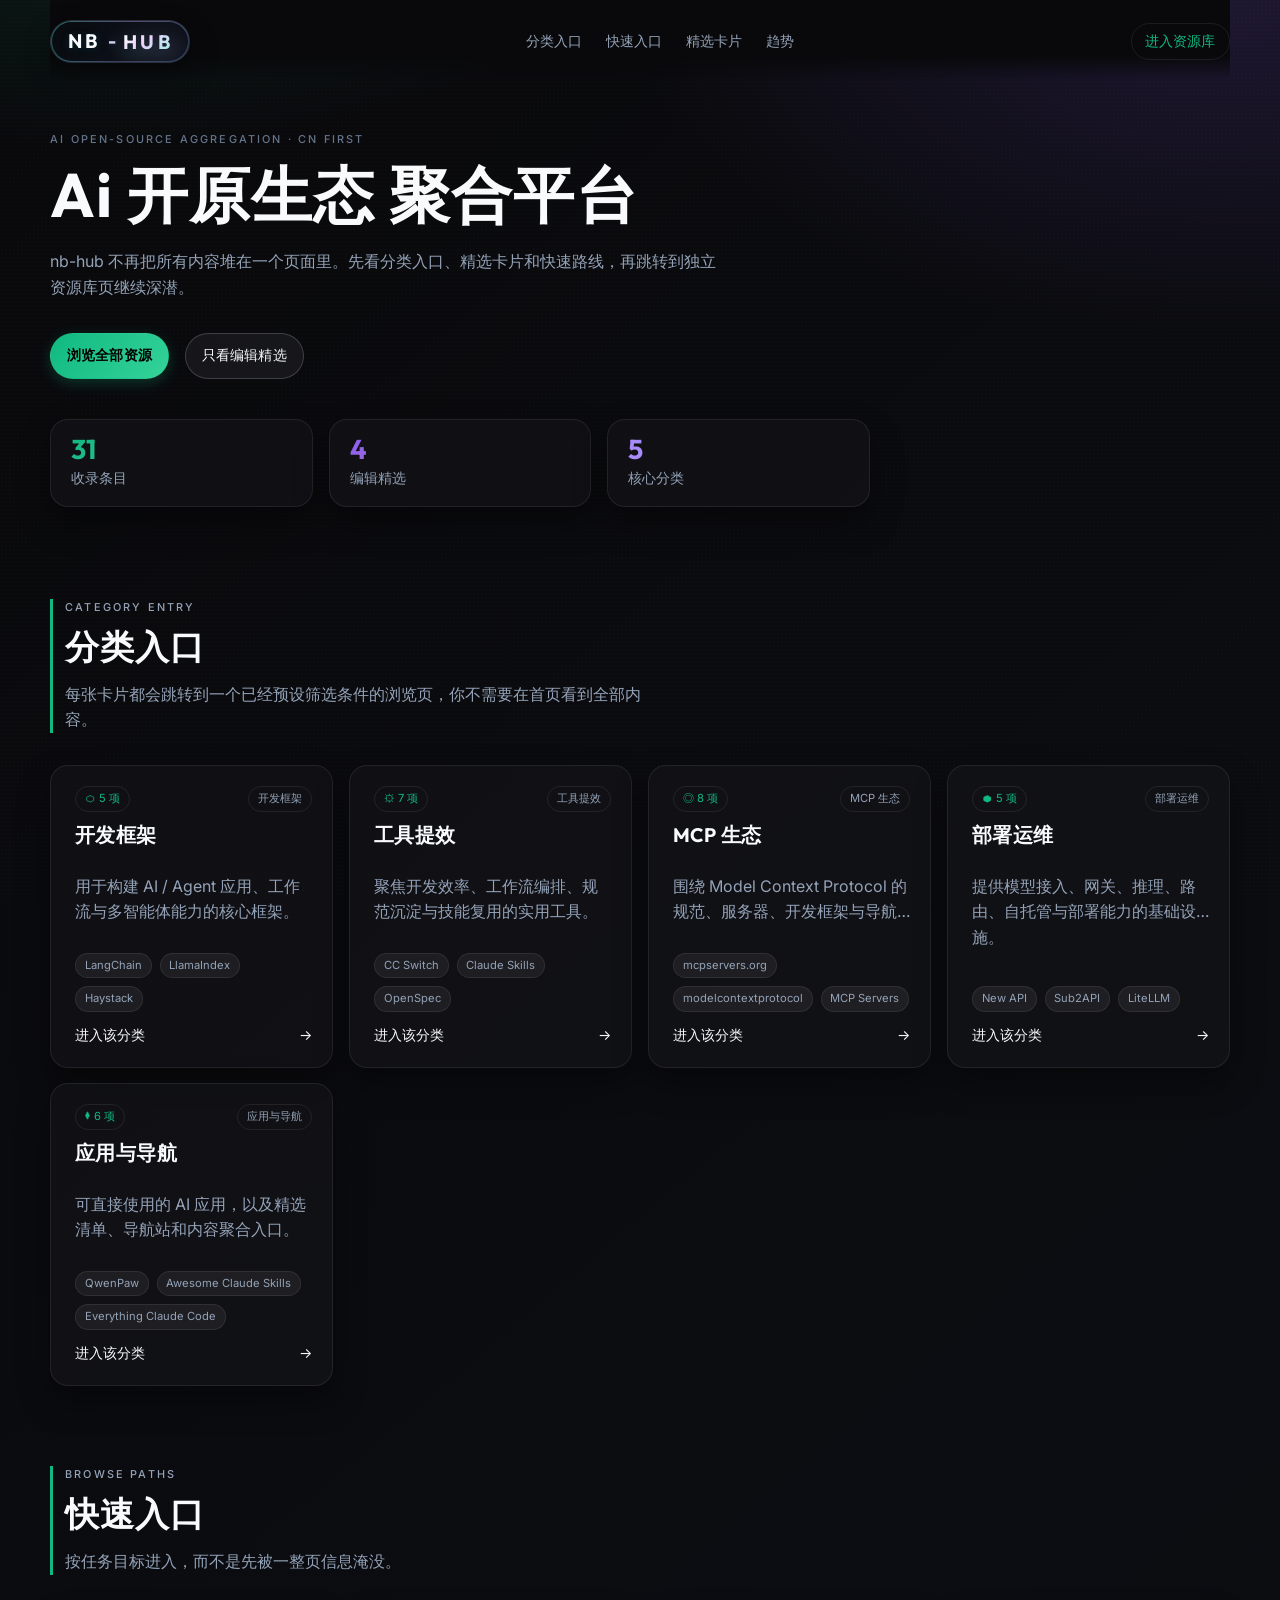
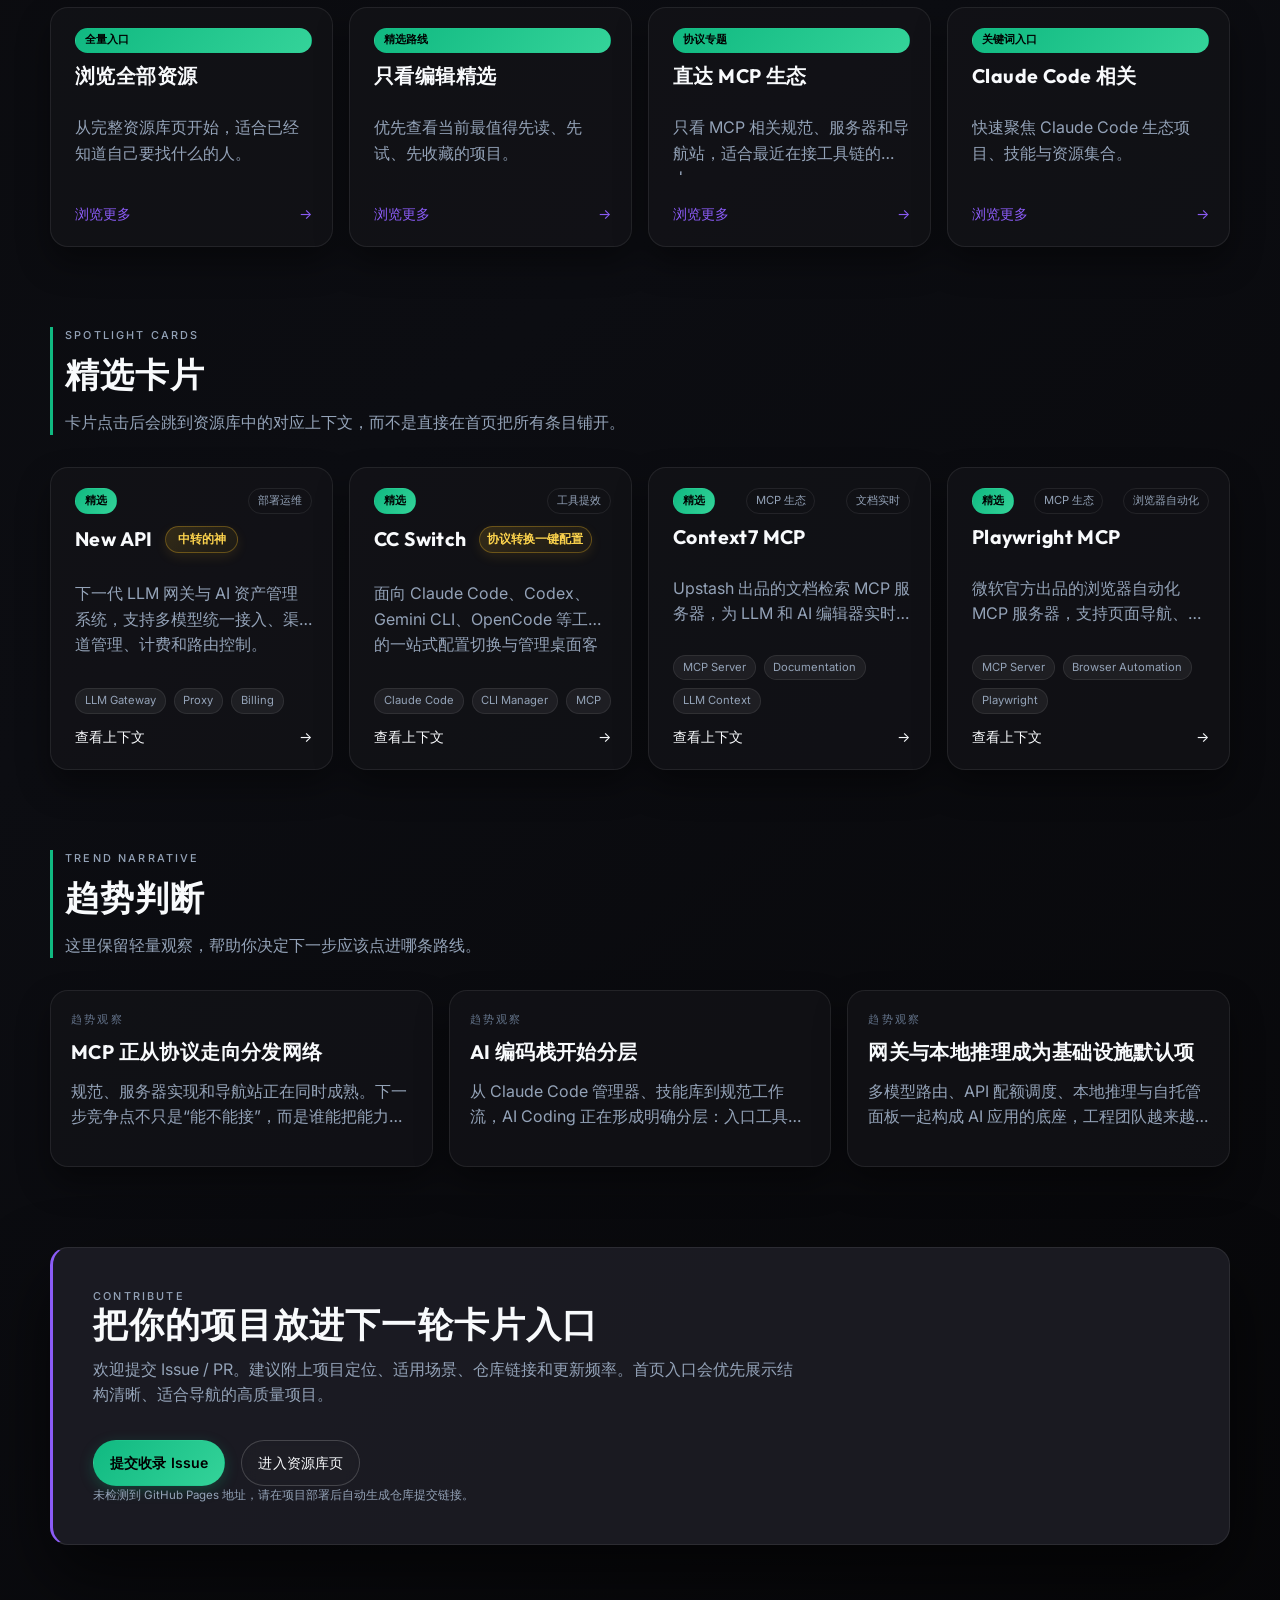
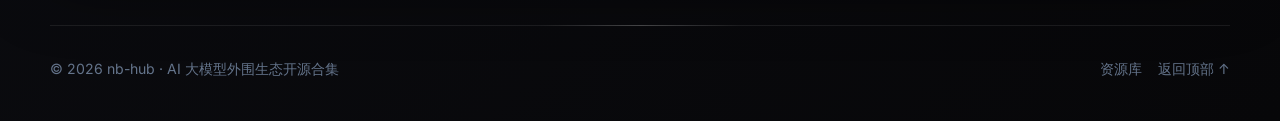
<file: docs/index.html>
<!doctype html>
<html lang="zh-CN">
  <head>
    <meta charset="UTF-8" />
    <meta name="viewport" content="width=device-width, initial-scale=1.0" />
    <title>nb-hub · AI 开源生态聚合站</title>
    <meta
      name="description"
      content="nb-hub 聚合 AI 框架、工具、MCP、Skill 与 Agent/Infra 资源，提供中文优先的精选导航与趋势观察。"
    />
    <link
      rel="icon"
      href="data:image/svg+xml,%3Csvg xmlns='http://www.w3.org/2000/svg' viewBox='0 0 64 64'%3E%3Crect width='64' height='64' rx='14' fill='%23090b10'/%3E%3Cpath d='M18 46V18h9l10 14V18h9v28h-9L27 32v14z' fill='%2310b981'/%3E%3C/svg%3E"
    />
    <link rel="preconnect" href="https://fonts.googleapis.com" />
    <link rel="preconnect" href="https://fonts.gstatic.com" crossorigin />
    <link href="https://fonts.googleapis.com/css2?family=Inter:wght@400;500;600&family=Outfit:wght@400;600;700&display=swap" rel="stylesheet" />
    <link rel="stylesheet" href="./styles.css?v=20260415b" />
  </head>
  <body>
    <div class="grain-layer" aria-hidden="true"></div>

    <header class="topbar container reveal">
      <a class="brand" href="./index.html" aria-label="nb-hub 首页">
        <span class="brand-mark">nb</span>
        <span class="brand-divider" aria-hidden="true">-</span>
        <span class="brand-text">hub</span>
      </a>

      <nav class="topnav" aria-label="主要导航">
        <a href="#categories">分类入口</a>
        <a href="#routes">快速入口</a>
        <a href="#highlights">精选卡片</a>
        <a href="#insights">趋势</a>
      </nav>

      <div class="topbar-actions">
        <a class="mini-link" href="./explore.html">进入资源库</a>
      </div>
    </header>

    <main>
      <section class="hero container reveal" id="home">
        <div class="hero-copy">
          <p class="eyebrow">AI Open-Source Aggregation · CN First</p>
          <h1>Ai 开原生态 聚合平台</h1>
          <p class="lead">
            nb-hub 不再把所有内容堆在一个页面里。先看分类入口、精选卡片和快速路线，再跳转到独立资源库页继续深潜。
          </p>

          <div class="hero-actions">
            <a class="btn btn-primary" href="./explore.html">浏览全部资源</a>
            <a class="btn btn-ghost" href="./explore.html?featured=true">只看编辑精选</a>
          </div>

          <div class="metric-row" role="list" aria-label="站点统计">
            <article class="metric" role="listitem">
              <strong id="metric-total">0</strong>
              <span>收录条目</span>
            </article>
            <article class="metric" role="listitem">
              <strong id="metric-featured">0</strong>
              <span>编辑精选</span>
            </article>
            <article class="metric" role="listitem">
              <strong id="metric-categories">0</strong>
              <span>核心分类</span>
            </article>
          </div>
        </div>

      </section>

      <section class="section container reveal" id="categories">
        <div class="section-head compact-head">
          <p class="section-kicker">Category Entry</p>
          <h2>分类入口</h2>
          <p>每张卡片都会跳转到一个已经预设筛选条件的浏览页，你不需要在首页看到全部内容。</p>
        </div>
        <div class="card-grid" id="category-grid"></div>
      </section>

      <section class="section container reveal" id="routes">
        <div class="section-head compact-head">
          <p class="section-kicker">Browse Paths</p>
          <h2>快速入口</h2>
          <p>按任务目标进入，而不是先被一整页信息淹没。</p>
        </div>
        <div class="card-grid route-grid" id="route-grid"></div>
      </section>

      <section class="section container reveal" id="highlights">
        <div class="section-head compact-head">
          <p class="section-kicker">Spotlight Cards</p>
          <h2>精选卡片</h2>
          <p>卡片点击后会跳到资源库中的对应上下文，而不是直接在首页把所有条目铺开。</p>
        </div>
        <div class="card-grid feature-grid" id="feature-grid"></div>
      </section>

      <section class="section container reveal" id="insights">
        <div class="section-head compact-head">
          <p class="section-kicker">Trend Narrative</p>
          <h2>趋势判断</h2>
          <p>这里保留轻量观察，帮助你决定下一步应该点进哪条路线。</p>
        </div>
        <div class="card-grid insight-grid" id="insight-grid"></div>
      </section>

      <section class="section container reveal" id="submit">
        <div class="submit-cta">
          <p class="section-kicker">Contribute</p>
          <h2>把你的项目放进下一轮卡片入口</h2>
          <p>
            欢迎提交 Issue / PR。建议附上项目定位、适用场景、仓库链接和更新频率。首页入口会优先展示结构清晰、适合导航的高质量项目。
          </p>

          <div class="hero-actions">
            <a
              id="submit-issue-link"
              class="btn btn-primary"
              href="https://github.com"
              target="_blank"
              rel="noreferrer"
              >提交收录 Issue</a
            >
            <a class="btn btn-ghost" href="./explore.html">进入资源库页</a>
          </div>

          <p class="submit-hint" id="submit-hint">站点会自动尝试推断当前仓库地址并生成提交链接。</p>
        </div>
      </section>
    </main>

    <footer class="footer container reveal">
      <p>© <span id="year"></span> nb-hub · AI 大模型外围生态开源合集</p>
      <div class="footer-links">
        <a href="./explore.html">资源库</a>
        <a href="#home">返回顶部 ↑</a>
      </div>
    </footer>

    <script src="./data.js?v=20260415b"></script>
    <script src="./overrides.js?v=20260415b"></script>
    <script src="./home.js?v=20260415b"></script>
  </body>
</html>
</file>
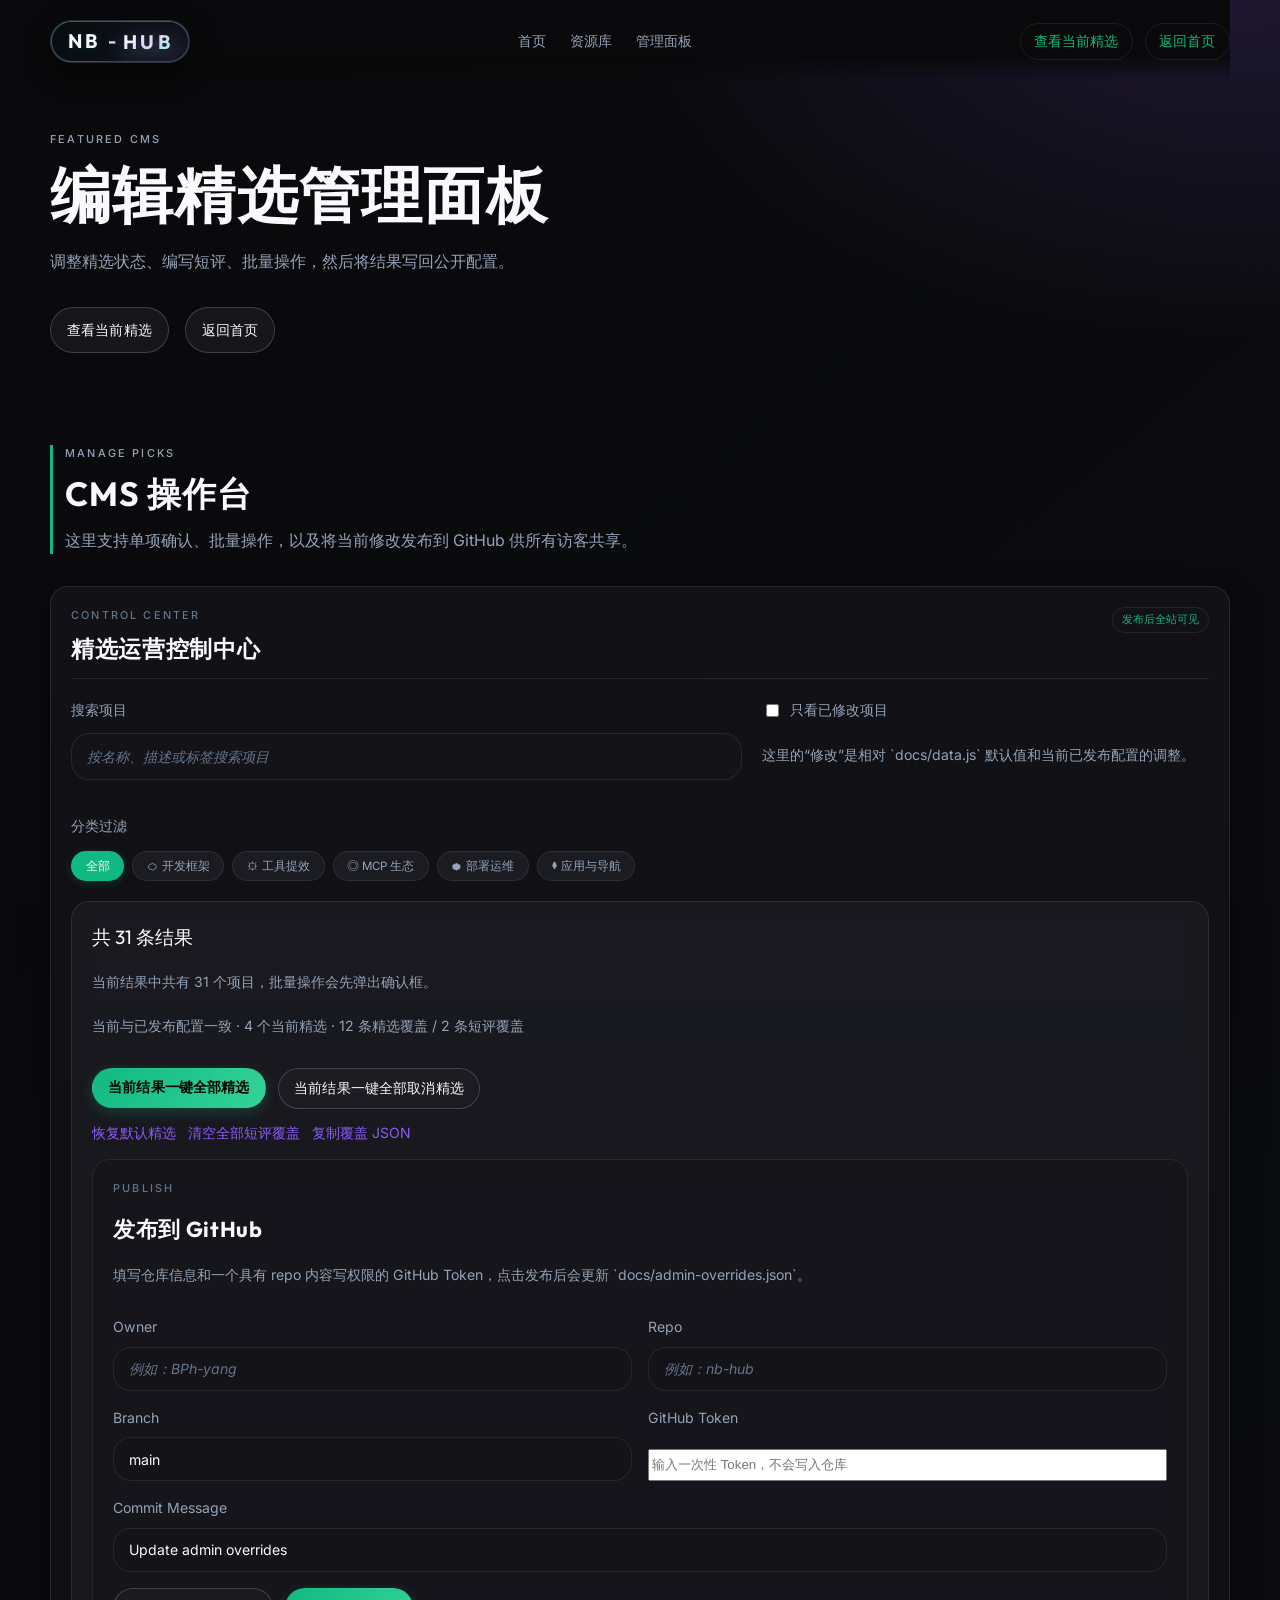
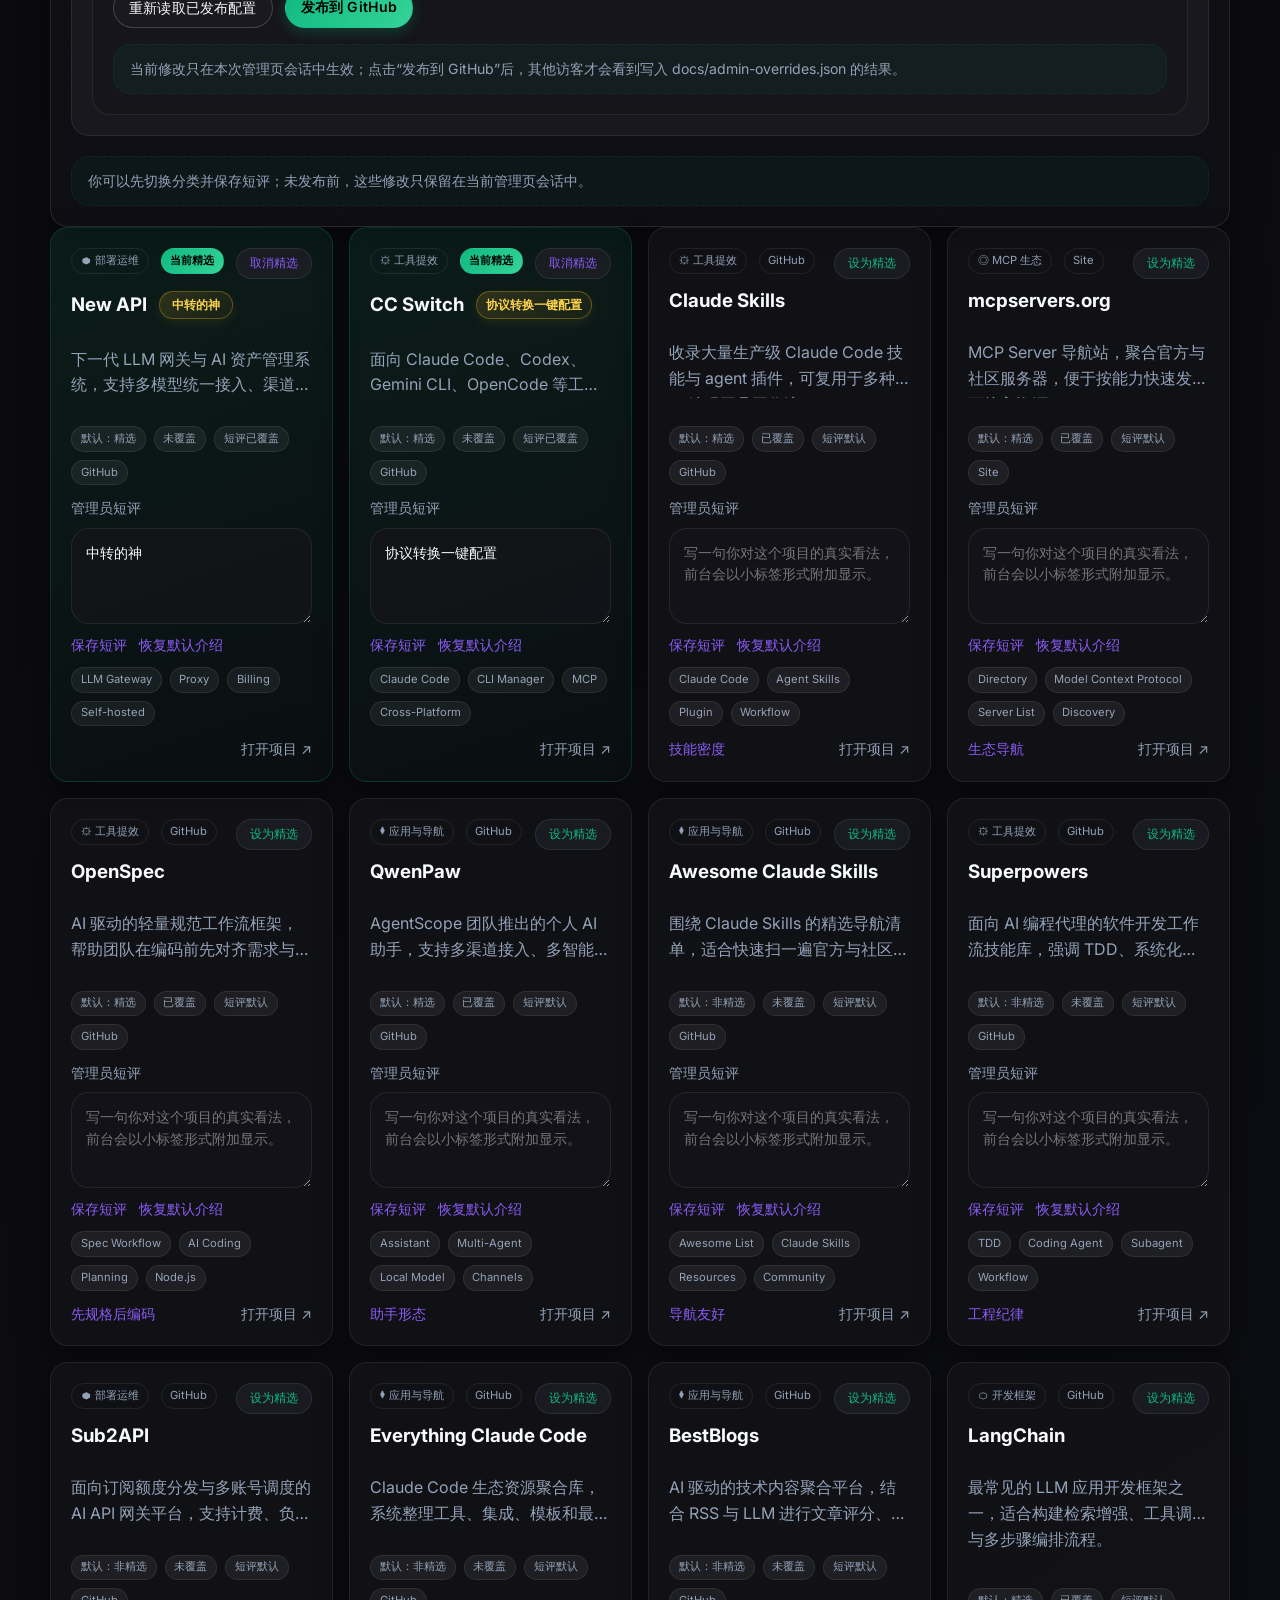
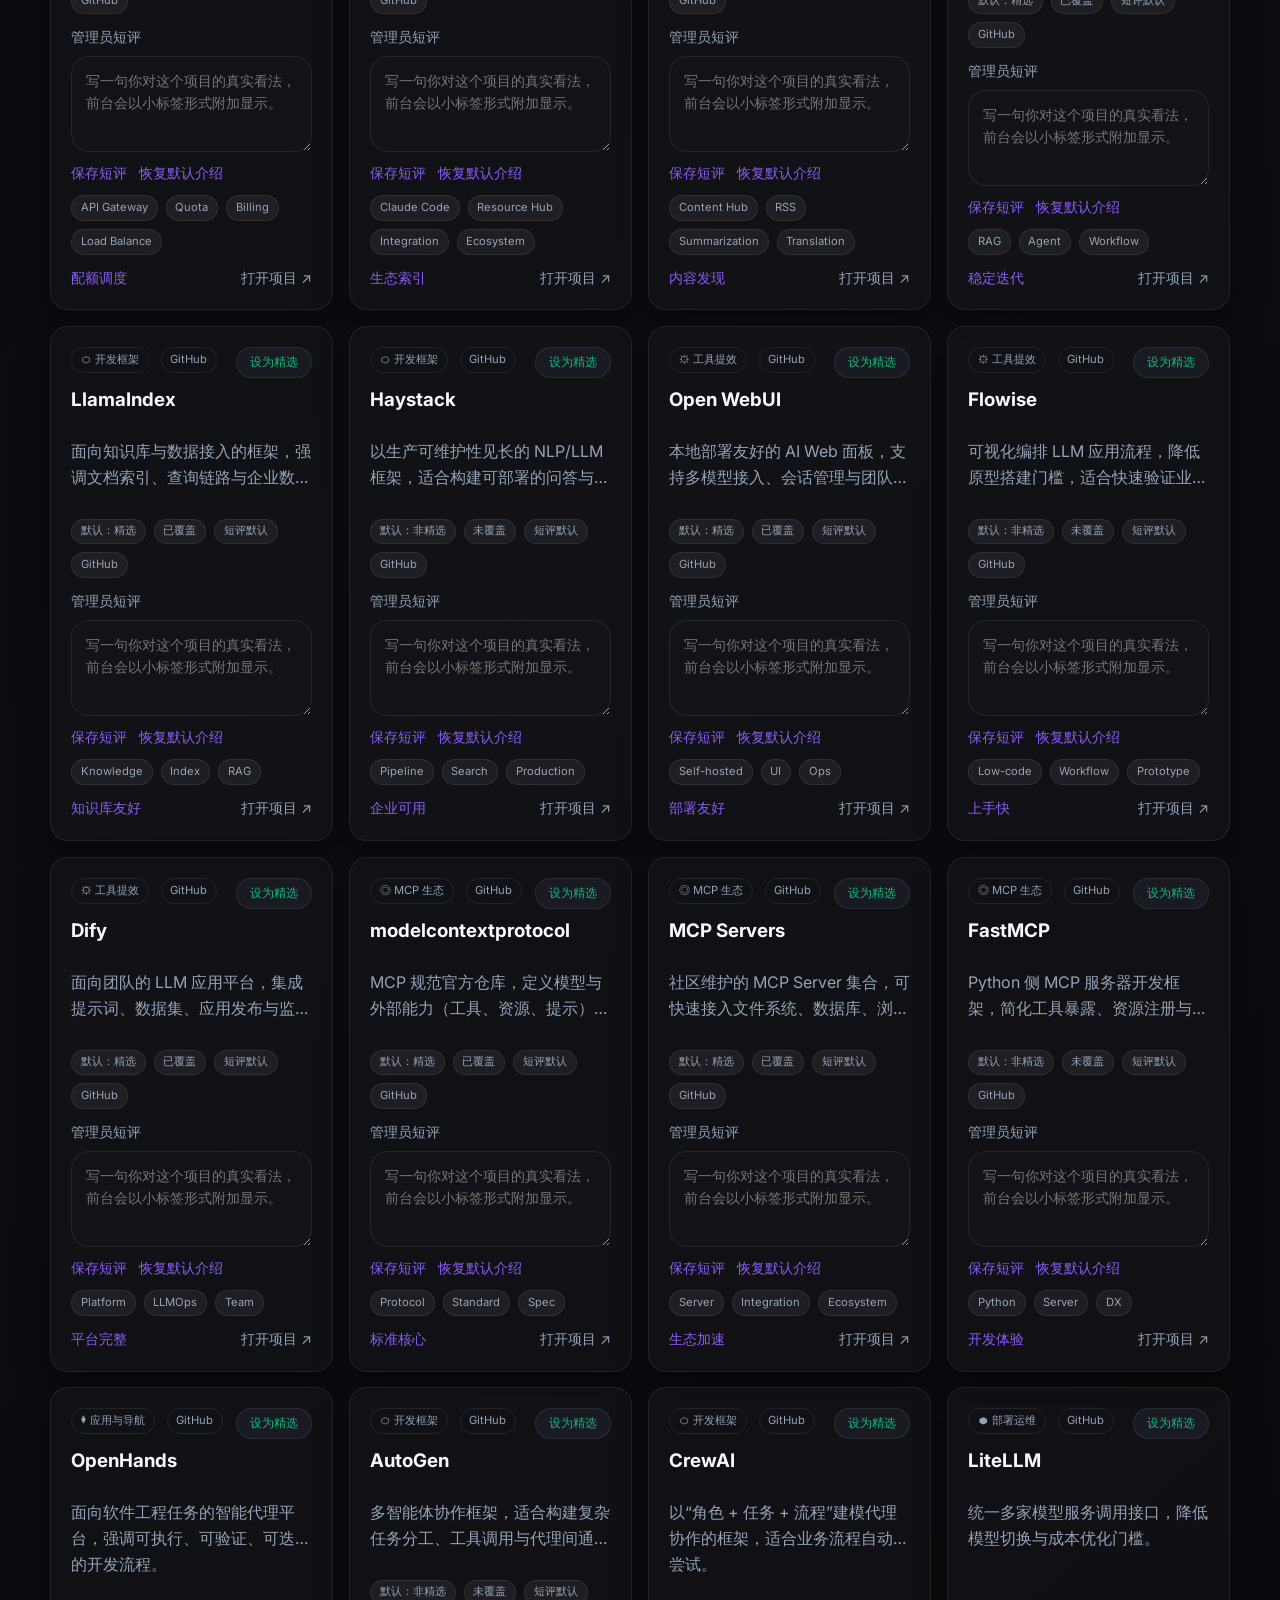
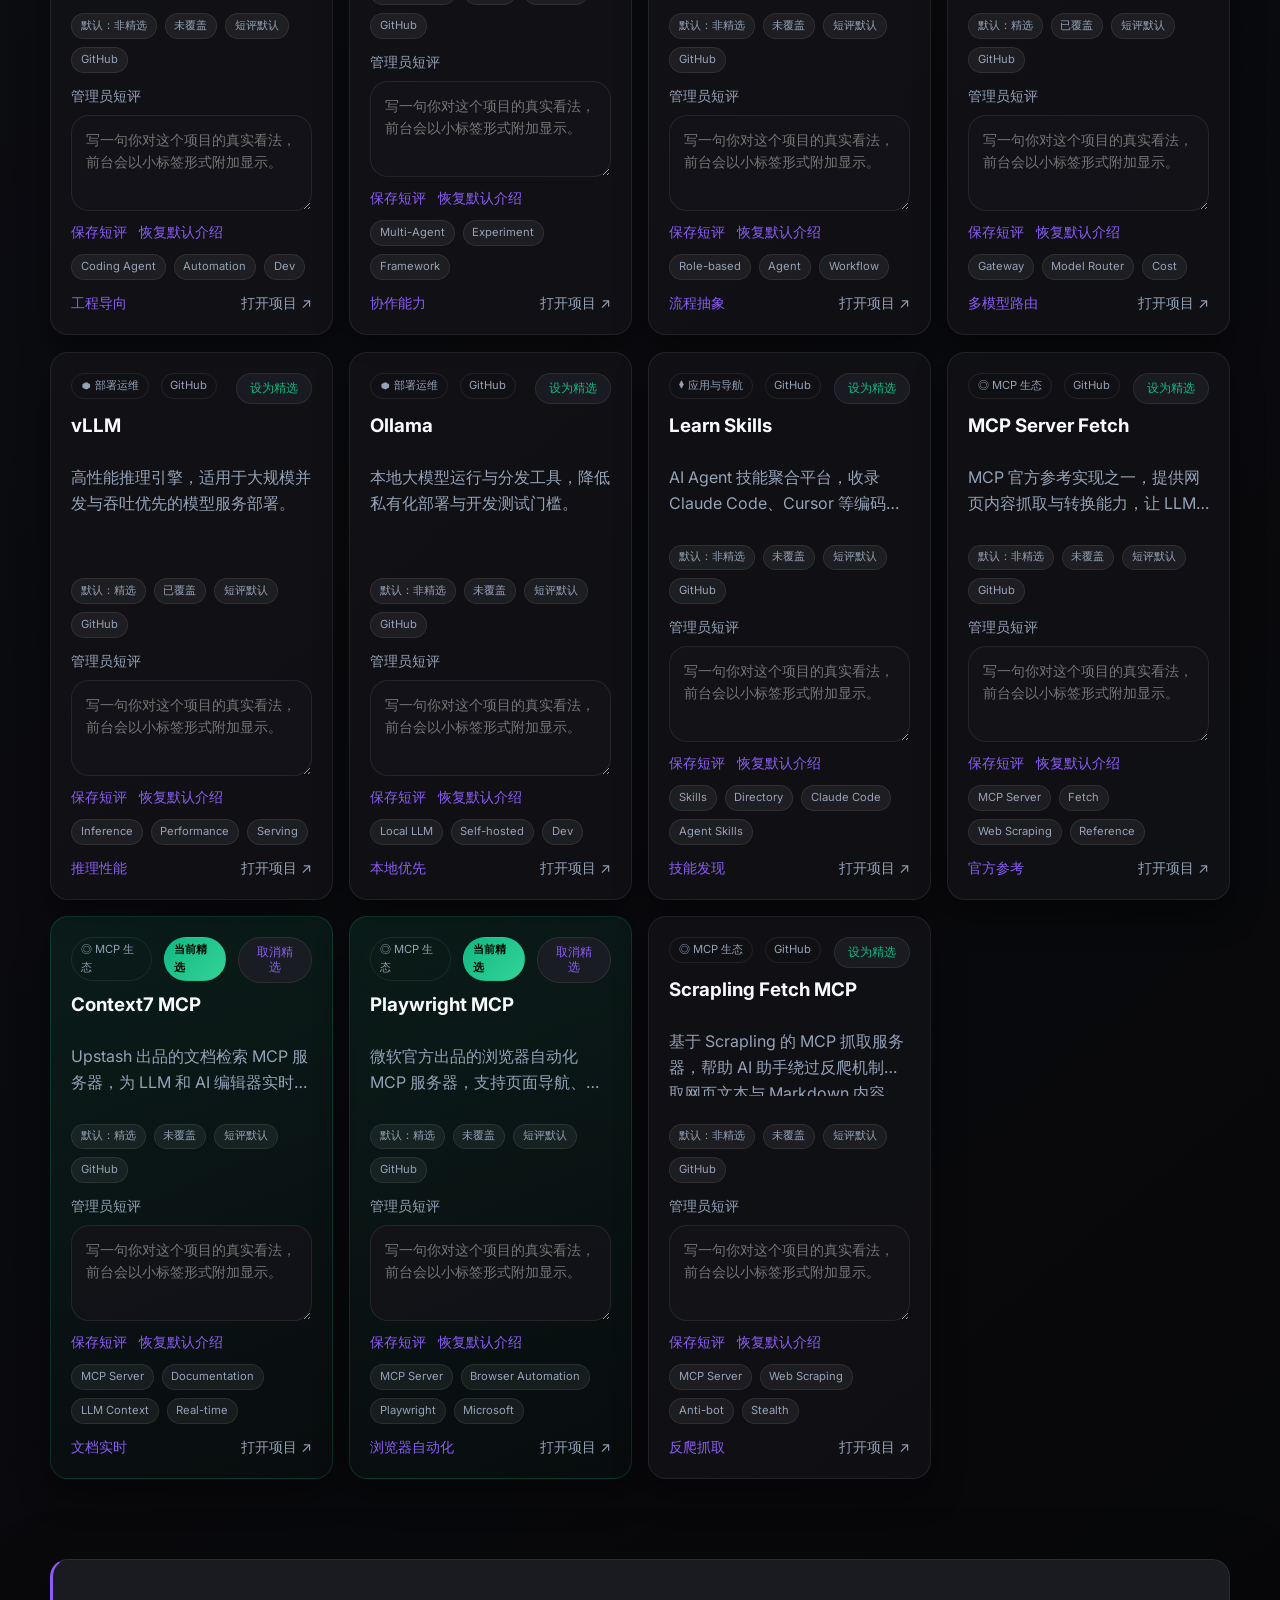
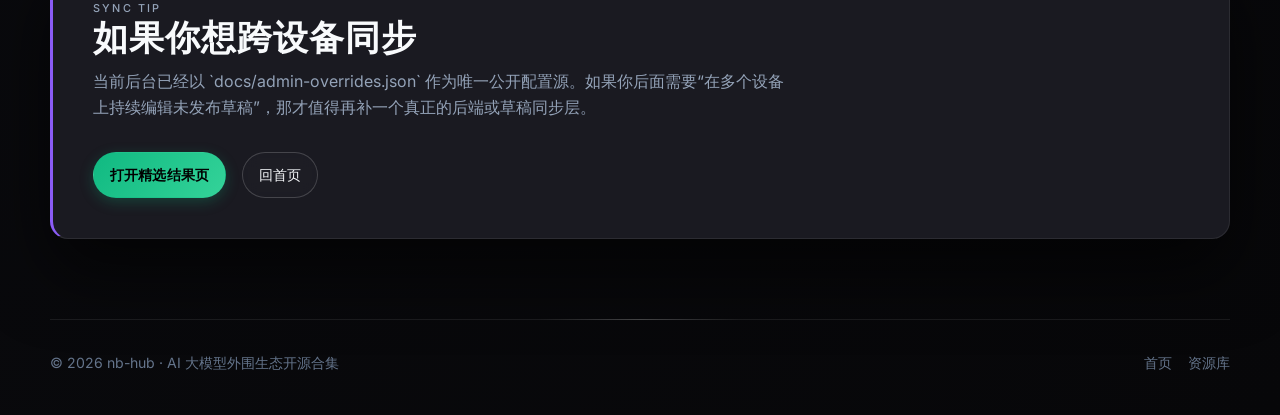
<file: docs/admin.html>
<!doctype html>
<html lang="zh-CN">
  <head>
    <meta charset="UTF-8" />
    <meta name="viewport" content="width=device-width, initial-scale=1.0" />
    <title>nb-hub · 精选管理</title>
    <meta name="description" content="nb-hub 精选项目管理页，可通过勾选方式调整首页与资源页中的编辑精选。" />
    <link
      rel="icon"
      href="data:image/svg+xml,%3Csvg xmlns='http://www.w3.org/2000/svg' viewBox='0 0 64 64'%3E%3Crect width='64' height='64' rx='14' fill='%23090b10'/%3E%3Cpath d='M18 46V18h9l10 14V18h9v28h-9L27 32v14z' fill='%2310b981'/%3E%3C/svg%3E"
    />
    <link rel="preconnect" href="https://fonts.googleapis.com" />
    <link rel="preconnect" href="https://fonts.gstatic.com" crossorigin />
    <link href="https://fonts.googleapis.com/css2?family=Inter:wght@400;500;600&family=Outfit:wght@400;600;700&display=swap" rel="stylesheet" />
    <link rel="stylesheet" href="./styles.css?v=20260415b" />
  </head>
  <body>
    <div class="grain-layer" aria-hidden="true"></div>

    <header class="topbar container reveal">
      <a class="brand" href="./index.html" aria-label="nb-hub 首页">
        <span class="brand-mark">nb</span>
        <span class="brand-divider" aria-hidden="true">-</span>
        <span class="brand-text">hub</span>
      </a>

      <nav class="topnav" aria-label="精选管理导航">
        <a href="./index.html">首页</a>
        <a href="./explore.html">资源库</a>
        <a href="#admin-panel">管理面板</a>
      </nav>

      <div class="topbar-actions">
        <a class="ghost-link" href="./explore.html?featured=true">查看当前精选</a>
        <a class="mini-link" href="./index.html">返回首页</a>
      </div>
    </header>

    <main>
      <section class="page-hero container reveal">
        <div class="page-copy">
          <p class="eyebrow">Featured CMS</p>
          <h1>编辑精选管理面板</h1>
          <p class="lead">
            调整精选状态、编写短评、批量操作，然后将结果写回公开配置。
          </p>
          <div class="hero-actions">
            <a class="btn btn-ghost" href="./explore.html?featured=true">查看当前精选</a>
            <a class="btn btn-ghost" href="./index.html">返回首页</a>
          </div>
        </div>

      </section>

      <section class="section container reveal" id="admin-panel">
        <div class="section-head compact-head">
          <p class="section-kicker">Manage Picks</p>
          <h2>CMS 操作台</h2>
          <p>这里支持单项确认、批量操作，以及将当前修改发布到 GitHub 供所有访客共享。</p>
        </div>

        <div class="controls-panel admin-shell">
          <div class="admin-panel-head">
            <div>
              <p class="section-kicker">Control Center</p>
              <h3>精选运营控制中心</h3>
            </div>
            <span class="meta-chip">发布后全站可见</span>
          </div>

          <div class="controls-grid admin-controls-grid">
            <label class="search-control" for="admin-search">
              <span>搜索项目</span>
              <input id="admin-search" type="search" placeholder="按名称、描述或标签搜索项目" autocomplete="off" />
            </label>

            <div class="toggle-group">
              <label class="toggle-control" for="admin-show-overrides">
                <input id="admin-show-overrides" type="checkbox" />
                <span>只看已修改项目</span>
              </label>
              <p class="helper-copy">这里的“修改”是相对 `docs/data.js` 默认值和当前已发布配置的调整。</p>
            </div>
          </div>

          <div>
            <p class="helper-copy">分类过滤</p>
            <div class="chip-wrap" id="admin-category-chips" aria-label="精选管理分类筛选"></div>
          </div>

          <div class="admin-toolbar">
            <div class="admin-toolbar-copy">
              <p id="admin-result-summary">共 0 条结果</p>
              <p class="helper-copy" id="admin-scope-summary">批量操作会作用于当前分类与当前搜索结果。</p>
              <p class="helper-copy admin-status-summary" id="admin-status-summary">当前使用默认配置 · 0 个当前精选 · 0 条精选覆盖 / 0 条短评覆盖</p>
            </div>

            <div class="admin-actions admin-actions-primary">
              <button type="button" class="btn btn-primary btn-small" id="mark-current-featured">当前结果一键精选</button>
              <button type="button" class="btn btn-ghost btn-small" id="unmark-current-featured">当前结果全部取消精选</button>
            </div>

            <div class="admin-actions admin-actions-secondary">
              <button type="button" class="text-btn" id="reset-featured">恢复默认精选</button>
              <button type="button" class="text-btn" id="reset-reviews">清空全部短评覆盖</button>
              <button type="button" class="text-btn" id="copy-overrides">复制覆盖 JSON</button>
            </div>

            <div class="publish-panel">
              <div class="publish-panel-copy">
                <p class="section-kicker">Publish</p>
                <h3>发布到 GitHub</h3>
                <p class="helper-copy">填写仓库信息和一个具有 repo 内容写权限的 GitHub Token，点击发布后会更新 `docs/admin-overrides.json`。</p>
              </div>

              <div class="publish-grid">
                <label class="search-control" for="publish-owner">
                  <span>Owner</span>
                  <input id="publish-owner" type="text" placeholder="例如：BPh-yang" autocomplete="off" />
                </label>
                <label class="search-control" for="publish-repo">
                  <span>Repo</span>
                  <input id="publish-repo" type="text" placeholder="例如：nb-hub" autocomplete="off" />
                </label>
                <label class="search-control" for="publish-branch">
                  <span>Branch</span>
                  <input id="publish-branch" type="text" placeholder="main" autocomplete="off" />
                </label>
                <label class="search-control" for="publish-token">
                  <span>GitHub Token</span>
                  <input id="publish-token" type="password" placeholder="输入一次性 Token，不会写入仓库" autocomplete="off" />
                </label>
                <label class="search-control publish-message" for="publish-message">
                  <span>Commit Message</span>
                  <input id="publish-message" type="text" placeholder="Update admin overrides" autocomplete="off" />
                </label>
              </div>

              <div class="admin-actions admin-actions-primary">
                <button type="button" class="btn btn-ghost btn-small" id="reload-published">重新读取已发布配置</button>
                <button type="button" class="btn btn-primary btn-small" id="publish-overrides">发布到 GitHub</button>
              </div>

              <p class="helper-copy publish-feedback" id="publish-feedback">保存后的修改会先保存在当前浏览器，本地首页与资源库刷新后即可预览；发布完成后，其他访客刷新页面也能看到新的精选与短评。</p>
            </div>
          </div>

          <p class="helper-copy admin-feedback" id="admin-feedback">你可以先切换分类并保存短评；当前浏览器会立即预览，点击“发布到 GitHub”后其他访客才会看到。</p>
        </div>

        <div class="admin-grid" id="admin-grid"></div>
      </section>

      <section class="section container reveal">
        <div class="submit-cta">
          <p class="section-kicker">Sync Tip</p>
          <h2>如果你想跨设备同步</h2>
          <p>
            当前后台已经以 `docs/admin-overrides.json` 作为唯一公开配置源。如果你后面需要“在多个设备上持续编辑未发布草稿”，那才值得再补一个真正的后端或草稿同步层。
          </p>
          <div class="hero-actions">
            <a class="btn btn-primary" href="./explore.html?featured=true">打开精选结果页</a>
            <a class="btn btn-ghost" href="./index.html">回首页</a>
          </div>
        </div>
      </section>
    </main>

    <footer class="footer container reveal">
      <p>© <span id="year"></span> nb-hub · AI 大模型外围生态开源合集</p>
      <div class="footer-links">
        <a href="./index.html">首页</a>
        <a href="./explore.html">资源库</a>
      </div>
    </footer>

    <dialog class="admin-dialog" id="confirm-dialog">
      <form method="dialog" class="dialog-card">
        <p class="section-kicker">Confirm Action</p>
        <h2 id="confirm-title">确认操作</h2>
        <p id="confirm-message">你确定要执行这个操作吗？</p>
        <div class="dialog-actions">
          <button type="submit" class="btn btn-ghost" value="cancel">取消</button>
          <button type="submit" class="btn btn-primary" id="confirm-accept" value="confirm">确认</button>
        </div>
      </form>
    </dialog>

    <script src="./data.js?v=20260415b"></script>
    <script src="./overrides.js?v=20260415b"></script>
    <script src="./admin.js?v=20260415b"></script>
  </body>
</html>
</file>
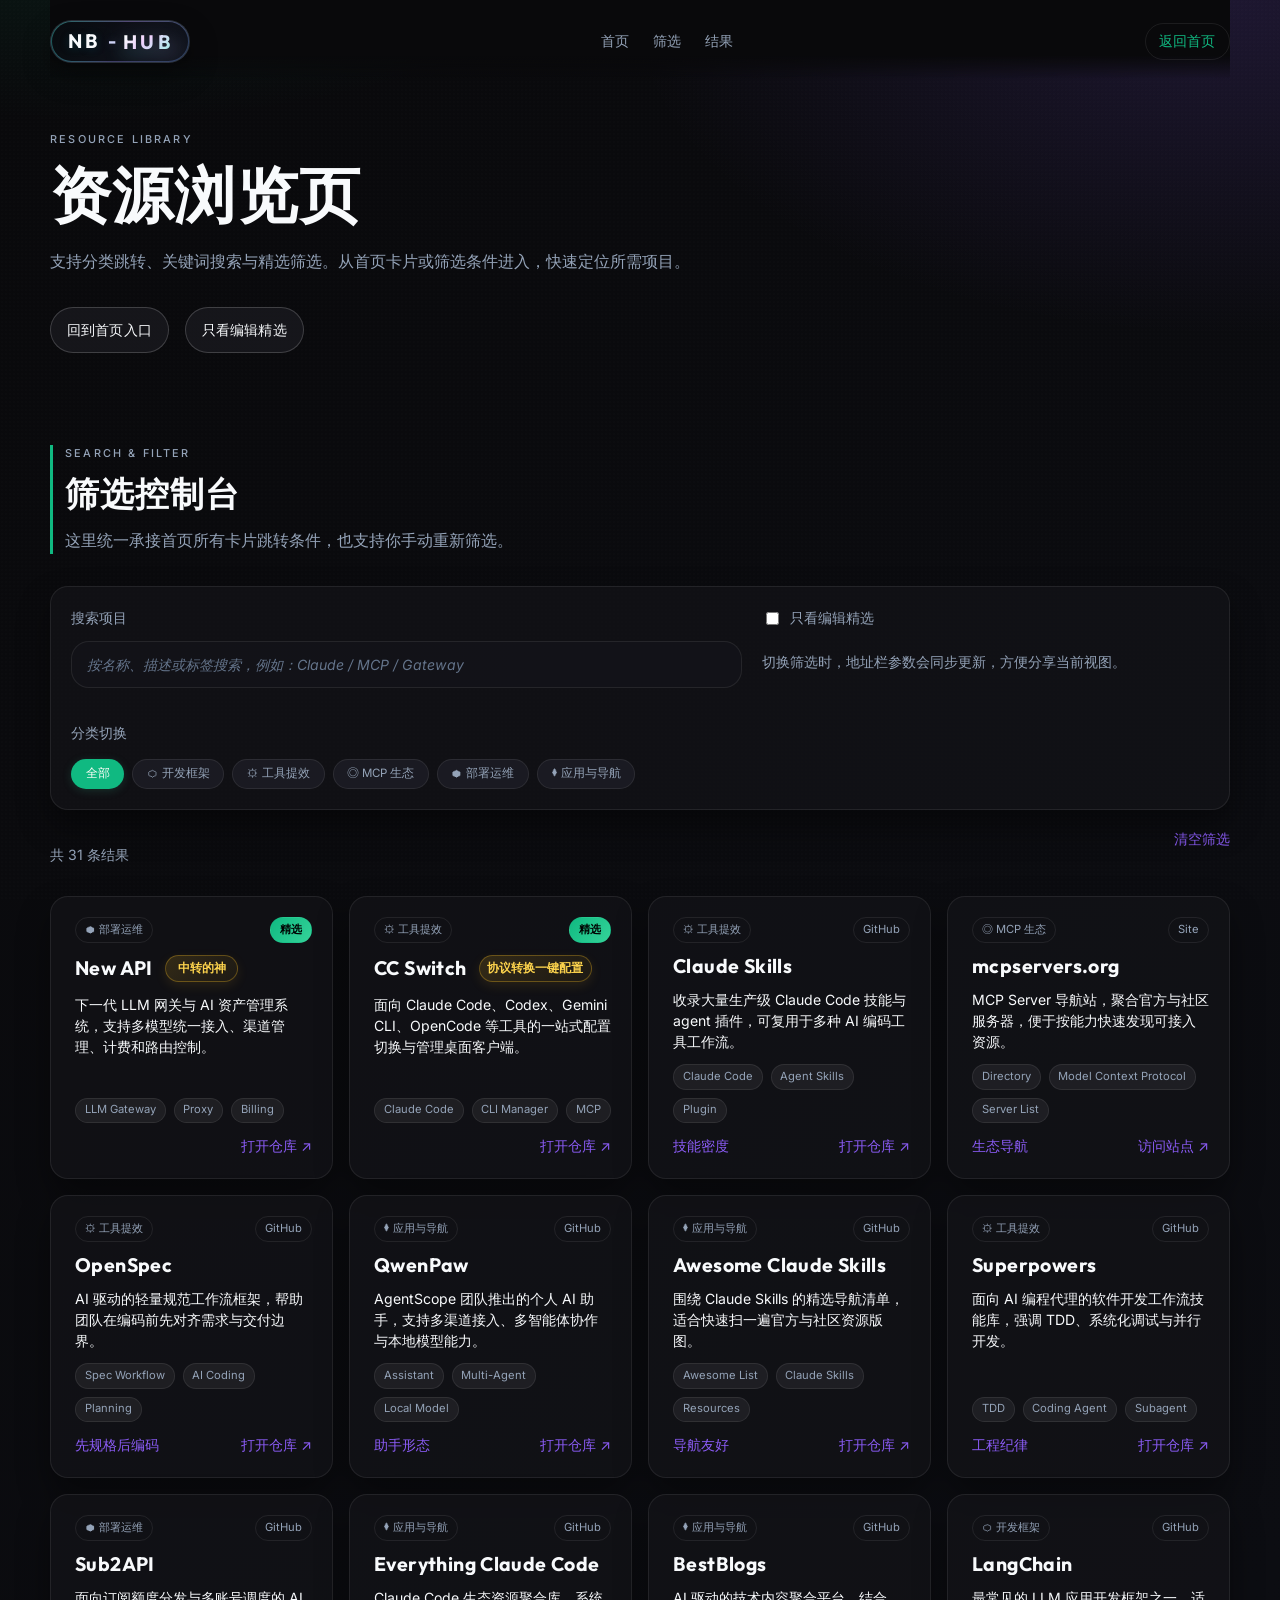
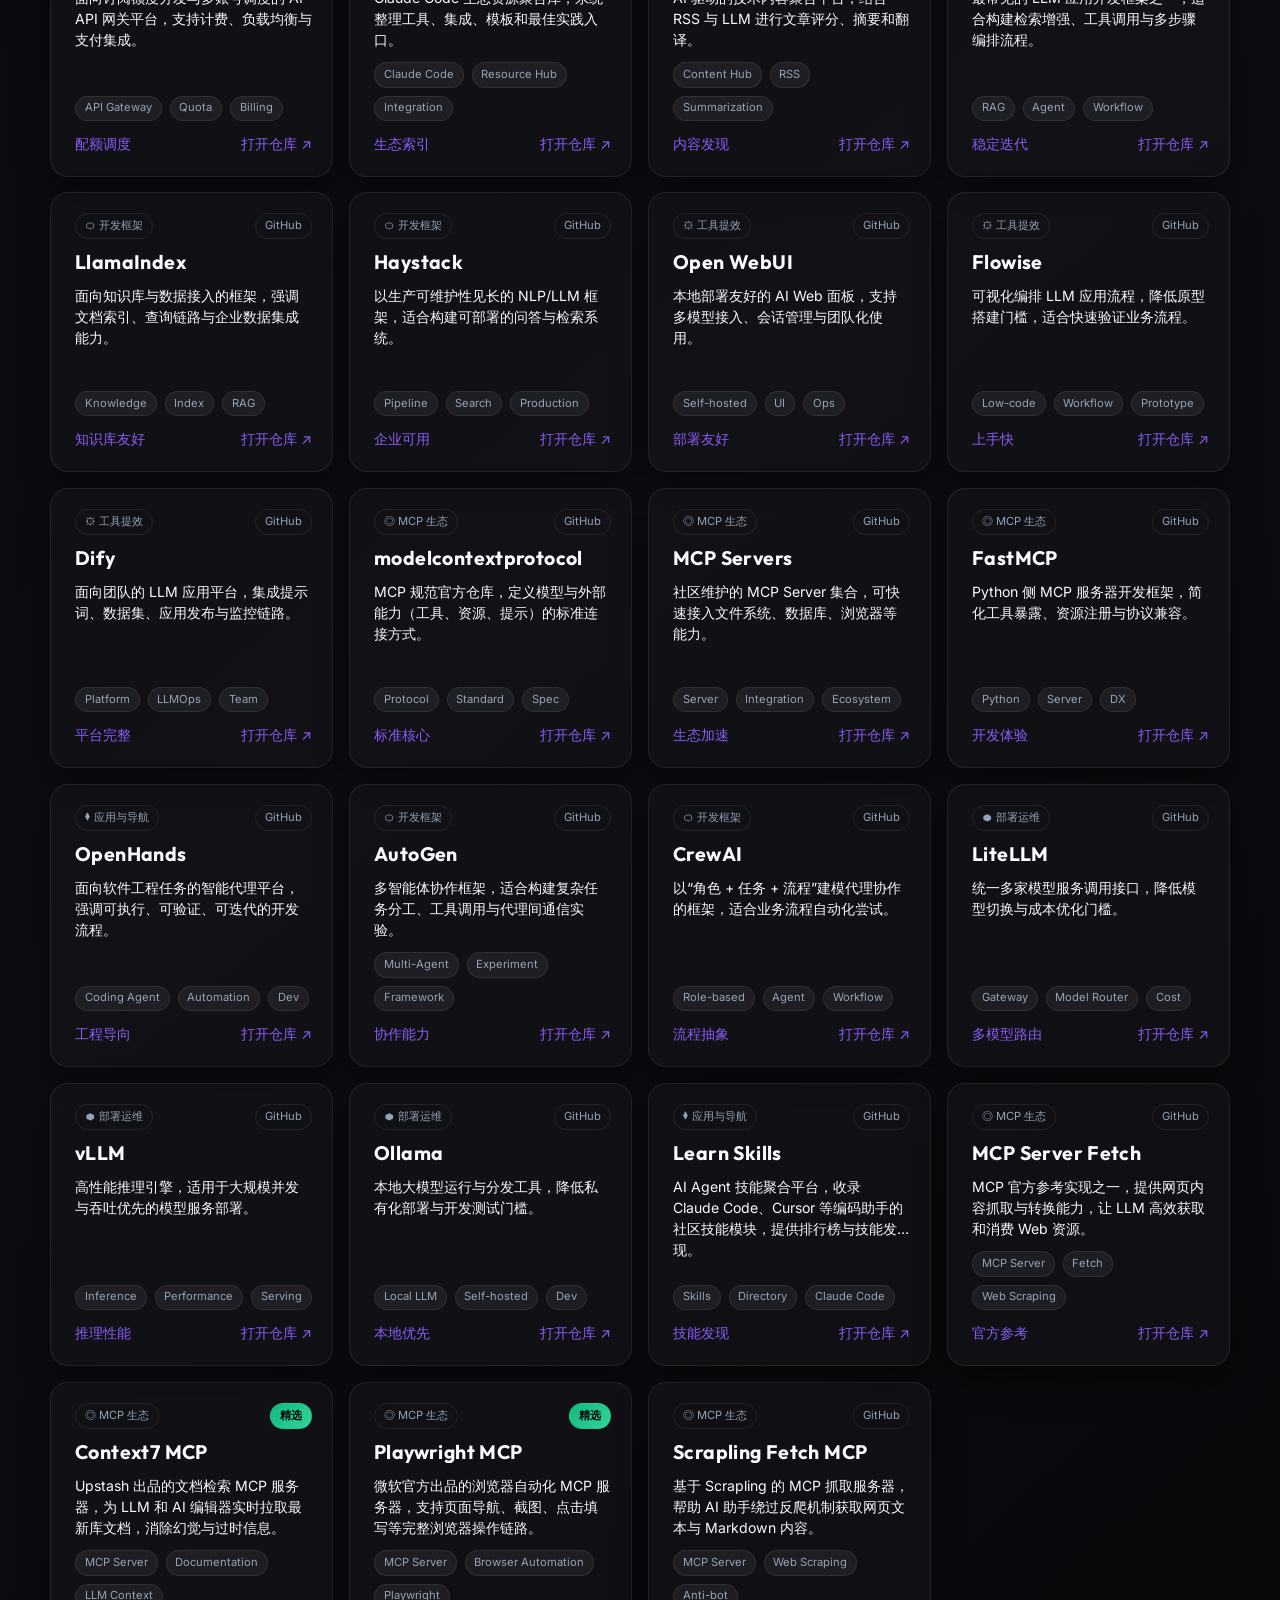
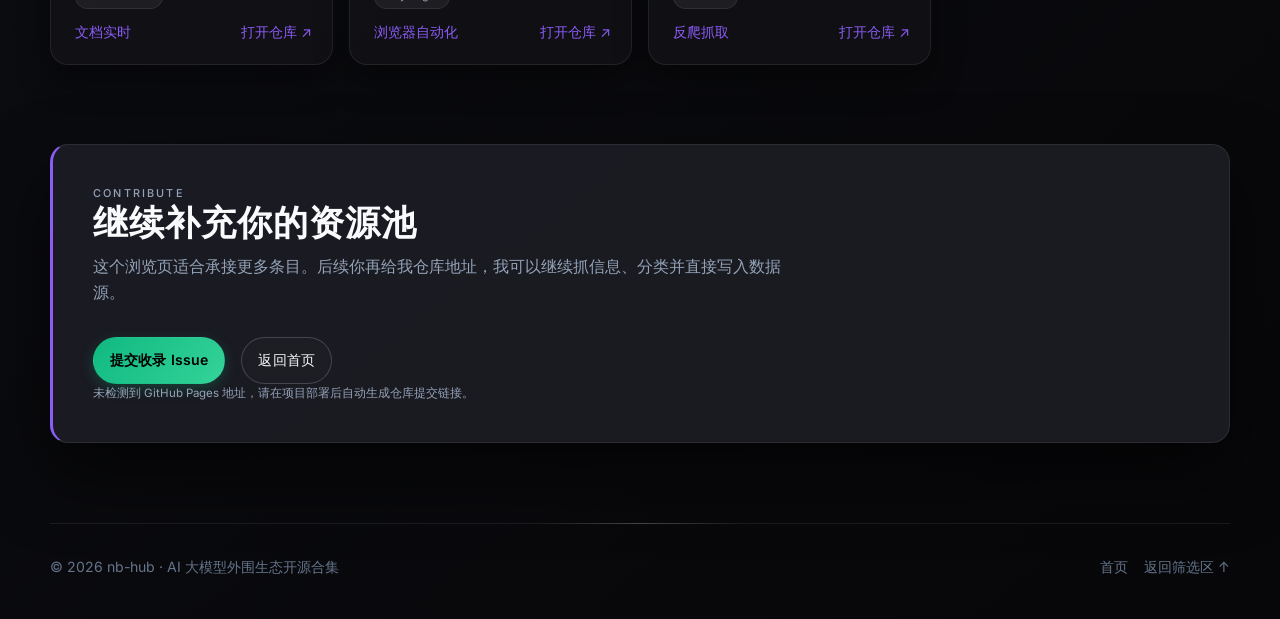
<file: docs/explore.html>
<!doctype html>
<html lang="zh-CN">
  <head>
    <meta charset="UTF-8" />
    <meta name="viewport" content="width=device-width, initial-scale=1.0" />
    <title>nb-hub · 资源库</title>
    <meta name="description" content="nb-hub 资源库页，支持分类跳转、关键词搜索与精选筛选。" />
    <link
      rel="icon"
      href="data:image/svg+xml,%3Csvg xmlns='http://www.w3.org/2000/svg' viewBox='0 0 64 64'%3E%3Crect width='64' height='64' rx='14' fill='%23090b10'/%3E%3Cpath d='M18 46V18h9l10 14V18h9v28h-9L27 32v14z' fill='%2310b981'/%3E%3C/svg%3E"
    />
    <link rel="preconnect" href="https://fonts.googleapis.com" />
    <link rel="preconnect" href="https://fonts.gstatic.com" crossorigin />
    <link href="https://fonts.googleapis.com/css2?family=Inter:wght@400;500;600&family=Outfit:wght@400;600;700&display=swap" rel="stylesheet" />
    <link rel="stylesheet" href="./styles.css?v=20260415b" />
  </head>
  <body>
    <div class="grain-layer" aria-hidden="true"></div>

    <header class="topbar container reveal">
      <a class="brand" href="./index.html" aria-label="nb-hub 首页">
        <span class="brand-mark">nb</span>
        <span class="brand-divider" aria-hidden="true">-</span>
        <span class="brand-text">hub</span>
      </a>

      <nav class="topnav" aria-label="资源库导航">
        <a href="./index.html">首页</a>
        <a href="#controls">筛选</a>
        <a href="#results">结果</a>
      </nav>

      <a class="mini-link" href="./index.html">返回首页</a>
    </header>

    <main>
      <section class="page-hero container reveal">
        <div class="page-copy">
          <p class="eyebrow">Resource Library</p>
          <h1>资源浏览页</h1>
          <p class="lead">
            支持分类跳转、关键词搜索与精选筛选。从首页卡片或筛选条件进入，快速定位所需项目。
          </p>
          <div class="hero-actions">
            <a class="btn btn-ghost" href="./index.html">回到首页入口</a>
            <a class="btn btn-ghost" href="./explore.html?featured=true">只看编辑精选</a>
          </div>
        </div>

      </section>

      <section class="section container reveal" id="controls">
        <div class="section-head compact-head">
          <p class="section-kicker">Search & Filter</p>
          <h2>筛选控制台</h2>
          <p>这里统一承接首页所有卡片跳转条件，也支持你手动重新筛选。</p>
        </div>

        <div class="controls-panel">
          <div class="controls-grid">
            <label class="search-control" for="search-input">
              <span>搜索项目</span>
              <input
                id="search-input"
                type="search"
                placeholder="按名称、描述或标签搜索，例如：Claude / MCP / Gateway"
                autocomplete="off"
              />
            </label>

            <div class="toggle-group">
              <label class="toggle-control" for="featured-only">
                <input id="featured-only" type="checkbox" />
                <span>只看编辑精选</span>
              </label>
              <p class="helper-copy">切换筛选时，地址栏参数会同步更新，方便分享当前视图。</p>
            </div>
          </div>

          <div>
            <p class="helper-copy">分类切换</p>
            <div class="chip-wrap" id="category-chips" aria-label="分类筛选"></div>
          </div>
        </div>

        <div class="result-bar">
          <p id="result-summary">共 0 条结果</p>
          <button type="button" class="text-btn" id="clear-filters">清空筛选</button>
        </div>

        <div class="resource-grid" id="results"></div>
      </section>

      <section class="section container reveal">
        <div class="submit-cta">
          <p class="section-kicker">Contribute</p>
          <h2>继续补充你的资源池</h2>
          <p>这个浏览页适合承接更多条目。后续你再给我仓库地址，我可以继续抓信息、分类并直接写入数据源。</p>
          <div class="hero-actions">
            <a id="submit-issue-link" class="btn btn-primary" href="https://github.com" target="_blank" rel="noreferrer">提交收录 Issue</a>
            <a class="btn btn-ghost" href="./index.html">返回首页</a>
          </div>
          <p class="submit-hint" id="submit-hint">站点会自动尝试推断当前仓库地址并生成提交链接。</p>
        </div>
      </section>
    </main>

    <footer class="footer container reveal">
      <p>© <span id="year"></span> nb-hub · AI 大模型外围生态开源合集</p>
      <div class="footer-links">
        <a href="./index.html">首页</a>
        <a href="#controls">返回筛选区 ↑</a>
      </div>
    </footer>

    <script src="./data.js?v=20260415b"></script>
    <script src="./overrides.js?v=20260415b"></script>
    <script src="./explore.js?v=20260415b"></script>
  </body>
</html>
</file>
<file: docs/styles.css>
:root {
  --font-display: "Outfit", "Bebas Neue", "Oswald", "Fjalla One", sans-serif;
  --font-body: "Inter", "Noto Serif SC", "Source Han Serif SC", "Songti SC", sans-serif;
  --font-ui: "Inter", "IBM Plex Sans", "PingFang SC", "Microsoft YaHei", sans-serif;

  --color-bg: #09090b;
  --color-bg-elevated: #111116;
  --color-bg-soft: #1a1a24;
  --color-surface: rgba(20, 20, 25, 0.65);
  --color-surface-strong: rgba(30, 30, 38, 0.85);
  --color-border: rgba(255, 255, 255, 0.08);
  --color-border-strong: rgba(255, 255, 255, 0.18);

  --color-text: #f8fafc;
  --color-text-muted: #94a3b8;
  --color-text-dim: #64748b;

  --color-primary: #10b981;
  --color-primary-strong: #34d399;
  --color-primary-soft: rgba(16, 185, 129, 0.12);
  --color-accent: #8b5cf6;

  /* Category accent colors */
  --cat-framework: #818cf8;
  --cat-framework-bg: rgba(129, 140, 248, 0.1);
  --cat-framework-border: rgba(129, 140, 248, 0.3);
  --cat-tool: #38bdf8;
  --cat-tool-bg: rgba(56, 189, 248, 0.1);
  --cat-tool-border: rgba(56, 189, 248, 0.3);
  --cat-mcp: #fbbf24;
  --cat-mcp-bg: rgba(251, 191, 36, 0.1);
  --cat-mcp-border: rgba(251, 191, 36, 0.3);
  --cat-skill: #f472b6;
  --cat-skill-bg: rgba(244, 114, 182, 0.1);
  --cat-skill-border: rgba(244, 114, 182, 0.3);
  --cat-infra: #2dd4bf;
  --cat-infra-bg: rgba(45, 212, 191, 0.1);
  --cat-infra-border: rgba(45, 212, 191, 0.3);
  --cat-agent: #a78bfa;
  --cat-agent-bg: rgba(167, 139, 250, 0.1);
  --cat-agent-border: rgba(167, 139, 250, 0.3);
  --cat-collection: #fb923c;
  --cat-collection-bg: rgba(251, 146, 60, 0.1);
  --cat-collection-border: rgba(251, 146, 60, 0.3);

  --gradient-backdrop: radial-gradient(
      900px 460px at 8% -5%,
      rgba(16, 185, 129, 0.15),
      rgba(16, 185, 129, 0) 68%
    ),
    radial-gradient(860px 480px at 96% 0%, rgba(139, 92, 246, 0.15), rgba(139, 92, 246, 0) 70%),
    linear-gradient(140deg, #09090b, #0c0d12 54%, #070709);

  --shadow-1: 0 16px 32px rgba(0, 0, 0, 0.4);
  --shadow-2: 0 32px 70px rgba(0, 0, 0, 0.6);

  --radius-sm: 10px;
  --radius-md: 18px;
  --radius-lg: 28px;
  --radius-pill: 999px;

  --space-1: 0.25rem;
  --space-2: 0.5rem;
  --space-3: 0.75rem;
  --space-4: 1rem;
  --space-5: 1.25rem;
  --space-6: 1.5rem;
  --space-7: 2rem;
  --space-8: 2.5rem;
  --space-9: 3.5rem;
  --space-10: 5rem;

  --text-xs: 0.72rem;
  --text-sm: 0.88rem;
  --text-md: 1rem;
  --text-lg: 1.12rem;
  --text-xl: 1.35rem;
  --text-2xl: clamp(2rem, 4vw, 3.5rem);

  --transition-fast: 160ms ease;
  --transition-base: 240ms ease;
}

* {
  box-sizing: border-box;
}

html,
body {
  margin: 0;
  padding: 0;
  min-height: 100%;
}

body {
  font-family: var(--font-body);
  background: var(--gradient-backdrop);
  color: var(--color-text);
  line-height: 1.6;
  position: relative;
  overflow-x: hidden;
}

.grain-layer {
  position: fixed;
  inset: 0;
  pointer-events: none;
  opacity: 0.15;
  background-image: radial-gradient(rgba(255, 255, 255, 0.08) 1px, transparent 1px);
  background-size: 4px 4px;
  z-index: -1;
}

a {
  color: inherit;
}

.container {
  width: min(1180px, calc(100% - var(--space-7) * 2));
  margin-inline: auto;
}

.topbar {
  display: flex;
  align-items: center;
  justify-content: space-between;
  gap: var(--space-5);
  padding: var(--space-5) 0 var(--space-4);
  position: sticky;
  top: 0;
  z-index: 100;
  background: linear-gradient(180deg, var(--color-bg) 70%, transparent);
  backdrop-filter: blur(8px);
  -webkit-backdrop-filter: blur(8px);
  transition: box-shadow var(--transition-base);
}

.topbar.scrolled {
  box-shadow: 0 1px 12px rgba(0, 0, 0, 0.06);
}

.topbar-actions,
.admin-actions {
  display: flex;
  align-items: center;
  gap: var(--space-3);
  flex-wrap: wrap;
}

.brand {
  position: relative;
  display: inline-flex;
  align-items: center;
  gap: 0.46rem;
  padding: 0.36rem 0.82rem 0.4rem 0.42rem;
  border: 1px solid rgba(148, 163, 184, 0.22);
  border-radius: var(--radius-pill);
  background: linear-gradient(135deg, rgba(8, 10, 15, 0.96), rgba(20, 24, 34, 0.9));
  box-shadow: 0 12px 28px rgba(0, 0, 0, 0.34), inset 0 1px 0 rgba(255, 255, 255, 0.1);
  font-family: var(--font-display);
  font-size: 1.22rem;
  font-weight: 700;
  letter-spacing: 0.18em;
  text-decoration: none;
  text-transform: uppercase;
  isolation: isolate;
  overflow: hidden;
  transition: transform var(--transition-fast), border-color var(--transition-fast), box-shadow var(--transition-fast);
}

.brand::before {
  content: "";
  position: absolute;
  inset: -1px;
  border-radius: inherit;
  background: linear-gradient(120deg, rgba(45, 212, 191, 0.42), rgba(167, 139, 250, 0.34) 48%, rgba(96, 165, 250, 0.28));
  opacity: 1;
  z-index: -2;
}

.brand::after {
  content: "";
  position: absolute;
  inset: 1px;
  border-radius: inherit;
  background: linear-gradient(135deg, rgba(7, 9, 13, 0.98), rgba(15, 18, 26, 0.96));
  z-index: -1;
}

.brand:hover,
.brand:focus-visible {
  transform: translateY(-1px) scale(1.02);
  border-color: rgba(196, 181, 253, 0.38);
  box-shadow: 0 16px 32px rgba(0, 0, 0, 0.38), 0 0 24px rgba(94, 234, 212, 0.16);
}

.brand-mark,
.brand-divider,
.brand-text {
  position: relative;
  display: inline-flex;
  align-items: center;
  line-height: 1;
}

.brand-mark {
  padding: 0.28rem 0.62rem 0.32rem;
  color: #f8fafc;
  text-shadow: 0 1px 10px rgba(8, 145, 178, 0.22);
}

.brand-mark::before {
  content: "";
  position: absolute;
  inset: 0;
  border-radius: 0.72rem;
  background: linear-gradient(135deg, rgba(13, 18, 28, 0.98), rgba(20, 74, 66, 0.92) 48%, rgba(49, 46, 129, 0.9));
  border: 1px solid rgba(94, 234, 212, 0.34);
  box-shadow: inset 0 1px 0 rgba(255, 255, 255, 0.08), 0 8px 18px rgba(45, 212, 191, 0.16);
  transform: skewX(-12deg);
  z-index: -1;
}

.brand-divider {
  margin-left: -0.7rem;
  margin-right: -0.02rem;
  font-size: 0.92em;
  font-weight: 700;
  letter-spacing: 0;
  color: rgba(216, 220, 255, 0.96);
  text-shadow: 0 0 10px rgba(196, 181, 253, 0.24);
}

.brand-text {
  padding-right: 0.08rem;
  background: linear-gradient(135deg, #ffffff 8%, #f5d0fe 42%, #99f6e4 100%);
  -webkit-background-clip: text;
  -webkit-text-fill-color: transparent;
  background-clip: text;
  filter: drop-shadow(0 0 12px rgba(196, 181, 253, 0.22));
}

.brand-text::before {
  content: "";
  position: absolute;
  left: -0.1rem;
  right: -0.18rem;
  bottom: -0.12rem;
  height: 0.44rem;
  background: linear-gradient(90deg, rgba(45, 212, 191, 0.24), rgba(196, 181, 253, 0.24));
  filter: blur(9px);
  z-index: -1;
}

.topnav {
  display: flex;
  align-items: center;
  gap: var(--space-6);
  font-family: var(--font-ui);
  font-size: var(--text-sm);
}

.topnav a,
.footer-links a,
.text-link {
  color: var(--color-text-muted);
  text-decoration: none;
  transition: color var(--transition-fast);
}

.topnav a:hover,
.topnav a:focus-visible,
.footer-links a:hover,
.footer-links a:focus-visible,
.text-link:hover,
.text-link:focus-visible {
  color: var(--color-text);
}

.mini-link,
.ghost-link {
  font-family: var(--font-ui);
  font-size: var(--text-sm);
  color: var(--color-primary);
  text-decoration: none;
  border: 1px solid var(--color-border);
  border-radius: var(--radius-pill);
  padding: 0.4rem 0.85rem;
  transition: border-color var(--transition-fast), transform var(--transition-fast);
}

.mini-link:hover,
.mini-link:focus-visible,
.ghost-link:hover,
.ghost-link:focus-visible {
  border-color: var(--color-border-strong);
  transform: translateY(-1px);
}

.hero,
.page-hero {
  display: grid;
  grid-template-columns: 1fr;
  gap: var(--space-7);
  align-items: stretch;
  margin-top: var(--space-8);
  margin-bottom: var(--space-10);
  padding: var(--space-3) 0;
}

.hero-copy,
.page-copy {
  max-width: min(860px, 100%);
}

.eyebrow,
.section-kicker,
.eyebrow-inline {
  font-family: var(--font-ui);
  text-transform: uppercase;
  letter-spacing: 0.2em;
  font-size: 0.68rem;
  color: var(--color-text-dim);
  margin: 0 0 var(--space-3);
  font-weight: 500;
}

h1,
h2,
h3 {
  margin: 0;
  line-height: 1.12;
}

.hero-copy h1,
.page-copy h1 {
  font-family: var(--font-display);
  font-size: clamp(2.25rem, 4.8vw, 4rem);
  letter-spacing: 0.02em;
}

.lead,
.page-copy p,
.section-head p,
.card-copy {
  color: var(--color-text-muted);
}

.card-copy,
.resource-description {
  flex-grow: 1;
}

.card-copy {
  display: -webkit-box;
  -webkit-line-clamp: 2;
  -webkit-box-orient: vertical;
  overflow: hidden;
  text-overflow: ellipsis;
  color: var(--color-text-muted);
}

.lead {
  max-width: 68ch;
  margin-top: var(--space-5);
  font-size: var(--text-md);
  color: var(--color-text-muted);
}

.hero-actions {
  margin-top: var(--space-7);
  display: flex;
  flex-wrap: wrap;
  align-items: center;
  gap: var(--space-4);
}

.btn {
  font-family: var(--font-ui);
  font-size: var(--text-sm);
  letter-spacing: 0.01em;
  text-decoration: none;
  border-radius: var(--radius-pill);
  padding: 0.68rem 1rem;
  border: 1px solid transparent;
  transition: transform var(--transition-fast), filter var(--transition-fast), border-color var(--transition-fast);
}

.btn:hover,
.btn:focus-visible {
  transform: translateY(-1px);
}

.btn-primary {
  color: #000;
  background: linear-gradient(130deg, var(--color-primary), #34d399);
  font-weight: 600;
  box-shadow: 0 4px 14px rgba(16, 185, 129, 0.25);
}

.btn-primary:hover,
.btn-primary:focus-visible {
  filter: brightness(1.04);
}

.btn-ghost {
  color: var(--color-text);
  border-color: var(--color-border-strong);
  background: rgba(30, 30, 38, 0.6);
  backdrop-filter: blur(8px);
}

.btn-ghost:hover,
.btn-ghost:focus-visible {
  border-color: var(--color-border-strong);
}

.metric-row {
  margin-top: var(--space-8);
  display: grid;
  width: min(820px, 100%);
  grid-template-columns: repeat(3, minmax(0, 1fr));
  gap: var(--space-4);
}

.metric,
.entry-card,
.route-card,
.feature-card,
.insight-card,
.controls-panel,
.resource-card,
.submit-cta {
  border: 1px solid var(--color-border);
  border-radius: var(--radius-md);
  background: var(--color-surface);
  backdrop-filter: blur(16px);
  -webkit-backdrop-filter: blur(16px);
  box-shadow: var(--shadow-1);
}

.metric {
  padding: var(--space-4) var(--space-5);
  display: flex;
  flex-direction: column;
  gap: var(--space-1);
}

.metric strong {
  display: block;
  font-family: var(--font-display);
  font-size: 1.7rem;
  color: var(--color-primary);
  line-height: 1;
}

.metric span {
  font-family: var(--font-ui);
  color: var(--color-text-muted);
  font-size: var(--text-sm);
}

.metric:nth-child(1) strong { background: linear-gradient(135deg, var(--color-primary), #7ac8aa); -webkit-background-clip: text; -webkit-text-fill-color: transparent; background-clip: text; }
.metric:nth-child(2) strong { background: linear-gradient(135deg, var(--color-accent), #d4a056); -webkit-background-clip: text; -webkit-text-fill-color: transparent; background-clip: text; }
.metric:nth-child(3) strong { background: linear-gradient(135deg, var(--cat-agent), #a78bfa); -webkit-background-clip: text; -webkit-text-fill-color: transparent; background-clip: text; }

.card-head,
.resource-head,
.result-bar,
.footer,
.footer-links {
  display: flex;
  align-items: flex-start;
  justify-content: space-between;
  gap: var(--space-3);
}

.section {
  margin-bottom: var(--space-10);
}

.section-head {
  max-width: 72ch;
  margin-bottom: var(--space-7);
  padding-left: 14px;
  border-left: 3px solid var(--color-primary);
}

.compact-head {
  max-width: 60ch;
  padding-left: 12px;
}

.section-head h2 {
  font-family: var(--font-display);
  font-size: clamp(1.45rem, 3vw, 2.1rem);
  letter-spacing: 0.03em;
  margin-bottom: var(--space-2);
}

.card-grid,
.resource-grid {
  display: grid;
  grid-template-columns: repeat(auto-fit, minmax(min(280px, 100%), 1fr));
  gap: var(--space-4);
}

.entry-card,
.route-card,
.feature-card,
.resource-card {
  display: flex;
  flex-direction: column;
  gap: var(--space-3);
  min-height: 240px;
  padding: var(--space-5);
  padding-left: calc(var(--space-5) + 4px);
  text-decoration: none;
  position: relative;
  overflow: hidden;
  transition: transform var(--transition-base), border-color var(--transition-base), background var(--transition-fast), box-shadow var(--transition-fast);
}

.entry-card:hover,
.entry-card:focus-visible,
.route-card:hover,
.route-card:focus-visible,
.feature-card:hover,
.feature-card:focus-visible,
.resource-card:hover,
.resource-card:focus-visible {
  transform: translateY(-6px) scale(1.01);
  border-color: var(--color-border-strong);
  background: var(--color-surface-strong);
  box-shadow: 0 0 20px rgba(255, 255, 255, 0.05), var(--shadow-2);
}

/* Shimmer effect on hover */
.entry-card::after,
.feature-card::after,
.resource-card::after {
  content: "";
  position: absolute;
  inset: 0;
  opacity: 0;
  background: linear-gradient(105deg, transparent 40%, rgba(255, 255, 255, 0.08) 45%, rgba(255, 255, 255, 0.15) 50%, rgba(255, 255, 255, 0.08) 55%, transparent 60%);
  transition: opacity var(--transition-base);
  pointer-events: none;
}
.entry-card:hover::after,
.feature-card:hover::after,
.resource-card:hover::after {
  opacity: 1;
}

.entry-card h3,
.route-card h3,
.feature-card h3,
.insight-card h3,
.resource-card h3 {
  font-family: var(--font-display);
  letter-spacing: 0.02em;
  font-size: 1.22rem;
  display: -webkit-box;
  -webkit-line-clamp: 2;
  -webkit-box-orient: vertical;
  overflow: hidden;
}

.title-row {
  display: flex;
  align-items: center;
  gap: var(--space-3);
}

.title-row h3 {
  min-width: 0;
}

.pill,
.tag,
.meta-chip {
  display: inline-flex;
  align-items: center;
  gap: var(--space-1);
  border: 1px solid var(--color-border);
  border-radius: var(--radius-pill);
  padding: 0.18rem 0.55rem;
  font-family: var(--font-ui);
  font-size: 0.7rem;
}

.tag {
  color: var(--color-text-muted);
  background: rgba(255, 255, 255, 0.06);
}

.pill {
  color: var(--color-text-muted);
}

/* Category-colored pills */
.pill[data-cat="Framework"] {
  color: var(--cat-framework);
  border-color: var(--cat-framework-border);
}
.pill[data-cat="Tool"] {
  color: var(--cat-tool);
  border-color: var(--cat-tool-border);
}
.pill[data-cat="MCP"] {
  color: var(--cat-mcp);
  border-color: var(--cat-mcp-border);
}
.pill[data-cat="Skill"] {
  color: var(--cat-skill);
  border-color: var(--cat-skill-border);
}
.pill[data-cat="Infra"] {
  color: var(--cat-infra);
  border-color: var(--cat-infra-border);
}
.pill[data-cat="Agent/App"] {
  color: var(--cat-agent);
  border-color: var(--cat-agent-border);
}
.pill[data-cat="Collection"] {
  color: var(--cat-collection);
  border-color: var(--cat-collection-border);
}

/* Chip active states with dynamic colors */
.chip[data-category="Framework"].active {
  background: var(--cat-framework);
}
.chip[data-category="Tool"].active {
  background: var(--cat-tool);
}
.chip[data-category="MCP"].active {
  background: var(--cat-mcp);
}
.chip[data-category="Skill"].active {
  background: var(--cat-skill);
}
.chip[data-category="Infra"].active {
  background: var(--cat-infra);
}
.chip[data-category="Agent/App"].active {
  background: var(--cat-agent);
}
.chip[data-category="Collection"].active {
  background: var(--cat-collection);
}

/* Category left border for cards */
.card-category-bar {
  position: absolute;
  top: 0;
  left: 0;
  width: 4px;
  height: 100%;
  border-radius: var(--radius-md) 0 0 var(--radius-md);
}
.card-category-bar[data-cat="Framework"] { background: var(--cat-framework); }
.card-category-bar[data-cat="Tool"] { background: var(--cat-tool); }
.card-category-bar[data-cat="MCP"] { background: var(--cat-mcp); }
.card-category-bar[data-cat="Skill"] { background: var(--cat-skill); }
.card-category-bar[data-cat="Infra"] { background: var(--cat-infra); }
.card-category-bar[data-cat="Agent/App"] { background: var(--cat-agent); }
.card-category-bar[data-cat="Collection"] { background: var(--cat-collection); }

.pill.is-featured,
.meta-chip.is-bright {
  color: #000;
  font-weight: 600;
  border-color: transparent;
  background: linear-gradient(130deg, var(--color-primary), #34d399);
}

.meta-chip {
  color: var(--color-primary);
}

.entry-meta,
.tag-wrap,
.resource-meta {
  display: flex;
  flex-wrap: wrap;
  gap: var(--space-2);
}

.entry-footer,
.card-action,
.resource-footer {
  margin-top: auto;
  display: flex;
  align-items: center;
  justify-content: space-between;
  gap: var(--space-3);
  font-family: var(--font-ui);
  font-size: var(--text-sm);
}

.card-action,
.resource-footer {
  color: var(--color-accent);
}

.route-grid {
  grid-template-columns: repeat(auto-fit, minmax(220px, 1fr));
}

.feature-grid,
.insight-grid {
  grid-template-columns: repeat(auto-fit, minmax(240px, 1fr));
}

.insight-card {
  padding: var(--space-5);
}

.controls-panel {
  padding: var(--space-5);
  display: grid;
  gap: var(--space-5);
}

.admin-shell {
  background: linear-gradient(180deg, rgba(20, 20, 25, 0.8), rgba(15, 15, 20, 0.92));
  border-color: rgba(255, 255, 255, 0.1);
}

.admin-panel-head {
  display: flex;
  align-items: flex-start;
  justify-content: space-between;
  gap: var(--space-4);
  padding-bottom: var(--space-4);
  border-bottom: 1px solid var(--color-border);
}

.admin-panel-head h3 {
  font-family: var(--font-display);
  font-size: 1.45rem;
  letter-spacing: 0.03em;
}

.admin-status-summary {
  margin-top: var(--space-1);
}

.controls-grid {
  display: grid;
  grid-template-columns: minmax(0, 1.2fr) minmax(0, 0.8fr);
  gap: var(--space-5);
}

.search-control,
.toggle-group {
  display: grid;
  gap: var(--space-2);
}

.search-control span,
.toggle-control,
.result-bar p,
.helper-copy {
  font-family: var(--font-ui);
  font-size: var(--text-sm);
  color: var(--color-text-muted);
}

input[type="search"],
input[type="text"] {
  width: 100%;
  border: 1px solid var(--color-border);
  border-radius: var(--radius-md);
  background: rgba(20, 20, 25, 0.8);
  color: var(--color-text);
  padding: 0.78rem 0.95rem;
  font-family: var(--font-ui);
  font-size: var(--text-sm);
  transition: border-color var(--transition-fast), box-shadow var(--transition-fast);
}

input[type="search"]:focus-visible,
input[type="text"]:focus-visible {
  outline: none;
  border-color: var(--color-primary);
  box-shadow: 0 0 0 3px rgba(45, 141, 108, 0.15);
}

input[type="search"]::placeholder,
input[type="text"]::placeholder {
  color: var(--color-text-dim);
  font-style: italic;
}

.chip-wrap {
  display: flex;
  flex-wrap: wrap;
  gap: var(--space-2);
}

.chip {
  border: 1px solid var(--color-border);
  border-radius: var(--radius-pill);
  background: rgba(30, 30, 38, 0.8);
  color: var(--color-text-muted);
  font-family: var(--font-ui);
  font-size: var(--text-xs);
  padding: 0.4rem 0.85rem;
  cursor: pointer;
  transition: all var(--transition-fast);
  user-select: none;
  -webkit-user-select: none;
}

.chip:hover,
.chip:focus-visible {
  border-color: var(--color-border-strong);
  color: var(--color-text);
  transform: translateY(-1px);
  box-shadow: 0 2px 6px rgba(0,0,0,0.06);
}

.chip:active {
  transform: translateY(0);
}

.chip.active {
  border-color: transparent;
  background: var(--color-primary);
  color: #fffdf9;
  font-weight: 500;
  box-shadow: 0 2px 8px rgba(45, 141, 108, 0.25);
}

.toggle-control {
  display: inline-flex;
  align-items: center;
  gap: var(--space-2);
}

.toggle-control input {
  accent-color: var(--color-primary);
}

.result-bar {
  margin-top: var(--space-5);
  margin-bottom: var(--space-4);
}

.text-btn {
  border: none;
  background: none;
  color: var(--color-accent);
  font-family: var(--font-ui);
  font-size: var(--text-sm);
  cursor: pointer;
  padding: 0;
}

.resource-card {
  min-height: 280px;
}

.admin-grid {
  display: grid;
  grid-template-columns: repeat(auto-fit, minmax(280px, 1fr));
  gap: var(--space-4);
}

.admin-toolbar {
  display: grid;
  gap: var(--space-4);
  padding: var(--space-5);
  border: 1px solid var(--color-border);
  border-radius: var(--radius-md);
  background: rgba(30, 30, 38, 0.6);
  backdrop-filter: blur(8px);
}

.publish-panel {
  display: grid;
  gap: var(--space-4);
  padding: var(--space-5);
  border: 1px solid var(--color-border);
  border-radius: var(--radius-md);
  background: rgba(20, 20, 25, 0.7);
  backdrop-filter: blur(8px);
}

.publish-panel-copy {
  display: grid;
  gap: var(--space-2);
}

.publish-panel-copy h3 {
  font-family: var(--font-display);
  font-size: 1.35rem;
  letter-spacing: 0.03em;
}

.publish-grid {
  display: grid;
  grid-template-columns: repeat(2, minmax(0, 1fr));
  gap: var(--space-4);
}

.publish-message {
  grid-column: 1 / -1;
}

.publish-feedback {
  margin: 0;
  padding: 0.8rem 1rem;
  border: 1px dashed var(--color-primary-soft);
  border-radius: var(--radius-md);
  background: rgba(16, 185, 129, 0.05);
}

.admin-toolbar-copy {
  display: grid;
  gap: var(--space-1);
}

.admin-toolbar-copy p:first-child {
  margin: 0;
  font-family: var(--font-display);
  font-size: 1.2rem;
  color: var(--color-text);
}

.admin-actions-primary,
.admin-actions-secondary {
  justify-content: flex-start;
}

.btn-small {
  padding: 0.6rem 0.95rem;
}

.admin-card {
  display: flex;
  flex-direction: column;
  gap: var(--space-3);
  min-height: 300px;
  padding: var(--space-5);
  border: 1px solid var(--color-border);
  border-radius: var(--radius-md);
  background: var(--color-surface);
  box-shadow: var(--shadow-1);
  transition: transform var(--transition-base), border-color var(--transition-fast), background var(--transition-fast);
}

.admin-card:hover,
.admin-card:focus-within {
  transform: translateY(-2px);
  border-color: var(--color-border-strong);
}

.admin-card.is-featured-card {
  background: linear-gradient(160deg, rgba(16, 185, 129, 0.1), rgba(16, 185, 129, 0.02));
  border-color: rgba(16, 185, 129, 0.2);
}

.admin-card-top {
  display: flex;
  align-items: flex-start;
  justify-content: space-between;
  gap: var(--space-3);
}

.admin-state-row {
  display: flex;
  flex-wrap: wrap;
  gap: var(--space-2);
}

.admin-review-field {
  display: grid;
  gap: var(--space-2);
}

.admin-review-field span {
  font-family: var(--font-ui);
  font-size: var(--text-sm);
  color: var(--color-text-muted);
}

.admin-review-field textarea {
  width: 100%;
  min-height: 96px;
  resize: vertical;
  border: 1px solid var(--color-border);
  border-radius: var(--radius-md);
  background: rgba(20, 20, 25, 0.8);
  color: var(--color-text);
  padding: 0.8rem 0.9rem;
  font-family: var(--font-ui);
  font-size: var(--text-sm);
  line-height: 1.55;
}

.admin-review-field textarea:focus-visible {
  outline: 2px solid rgba(45, 141, 108, 0.28);
  outline-offset: 2px;
}

.admin-inline-actions {
  display: flex;
  flex-wrap: wrap;
  gap: var(--space-3);
}

.admin-toggle-btn {
  border: 1px solid var(--color-border);
  border-radius: var(--radius-pill);
  background: rgba(30, 30, 38, 0.8);
  color: var(--color-primary);
  font-family: var(--font-ui);
  font-size: var(--text-xs);
  padding: 0.45rem 0.8rem;
  cursor: pointer;
  transition: border-color var(--transition-fast), transform var(--transition-fast), color var(--transition-fast), background var(--transition-fast);
}

.admin-toggle-btn:hover,
.admin-toggle-btn:focus-visible {
  border-color: var(--color-border-strong);
  transform: translateY(-1px);
}

.admin-toggle-btn.is-danger {
  color: var(--color-accent);
}

.admin-feedback {
  margin: 0;
  padding: 0.8rem 1rem;
  border: 1px dashed var(--color-primary-soft);
  border-radius: var(--radius-md);
  background: rgba(16, 185, 129, 0.05);
}

.admin-dialog {
  width: min(520px, calc(100% - 2rem));
  border: none;
  padding: 0;
  background: transparent;
}

.admin-dialog::backdrop {
  background: rgba(0, 0, 0, 0.6);
  backdrop-filter: blur(6px);
}

.dialog-card {
  margin: 0;
  padding: var(--space-7);
  border: 1px solid var(--color-border-strong);
  border-radius: var(--radius-lg);
  background: var(--color-surface-strong);
  backdrop-filter: blur(16px);
  -webkit-backdrop-filter: blur(16px);
  box-shadow: var(--shadow-2);
}

.dialog-card h2 {
  font-family: var(--font-display);
  font-size: 1.8rem;
  letter-spacing: 0.03em;
  margin-bottom: var(--space-3);
}

.dialog-card p {
  margin: 0;
  color: var(--color-text-muted);
}

.dialog-actions {
  display: flex;
  justify-content: flex-end;
  flex-wrap: wrap;
  gap: var(--space-3);
  margin-top: var(--space-6);
}

.resource-description {
  margin: 0;
  font-size: var(--text-sm);
  line-height: 1.5;
  display: -webkit-box;
  -webkit-line-clamp: 3;
  -webkit-box-orient: vertical;
  overflow: hidden;
  text-overflow: ellipsis;
}

.editor-note-pill {
  display: inline-flex;
  align-items: center;
  justify-content: center;
  flex: 0 0 auto;
  max-width: min(48%, 240px);
  width: fit-content;
  padding: 0.34rem 0.74rem;
  border-radius: 999px;
  border: 1px solid rgba(251, 191, 36, 0.3);
  background: linear-gradient(135deg, rgba(251, 191, 36, 0.15), rgba(251, 191, 36, 0.05));
  color: #fcd34d;
  box-shadow: 0 4px 12px rgba(251, 191, 36, 0.1);
  font-family: var(--font-ui);
  font-size: 0.76rem;
  font-weight: 700;
  letter-spacing: 0;
  line-height: 1.2;
  text-align: center;
  white-space: nowrap;
  overflow: hidden;
  text-overflow: ellipsis;
}

.empty-state {
  border: 1px dashed var(--color-border);
  border-radius: var(--radius-md);
  padding: var(--space-7);
  color: var(--color-text-muted);
  text-align: center;
}

.submit-cta {
  padding: var(--space-8) var(--space-8);
  background: var(--color-surface-strong);
  backdrop-filter: blur(16px);
  box-shadow: var(--shadow-2);
  border: 1px solid var(--color-border);
  border-left: 3px solid var(--color-accent);
}

.submit-cta h2 {
  font-family: var(--font-display);
  font-size: clamp(1.5rem, 3vw, 2.2rem);
  letter-spacing: 0.03em;
  margin-bottom: var(--space-3);
}

.submit-cta p {
  margin: 0;
  max-width: 70ch;
  color: var(--color-text-muted);
}

.submit-hint {
  margin-top: var(--space-4);
  font-family: var(--font-ui);
  font-size: var(--text-xs);
  color: var(--color-text-dim);
}

.footer {
  padding: var(--space-7) 0 var(--space-8);
  border-top: 1px solid var(--color-border);
  position: relative;
}

.footer::before {
  content: "";
  position: absolute;
  top: -1px;
  left: 50%;
  transform: translateX(-50%);
  width: 200px;
  height: 1px;
  background: linear-gradient(90deg, transparent, var(--color-border-strong), transparent);
}

.footer p,
.footer a {
  margin: 0;
  font-family: var(--font-ui);
  font-size: var(--text-sm);
  color: var(--color-text-dim);
  text-decoration: none;
}

.footer-links {
  gap: var(--space-4);
}

.footer-links a:hover,
.footer-links a:focus-visible {
  color: var(--color-primary);
}

.reveal {
  opacity: 0;
  transform: translateY(20px);
  animation: fade-up 600ms ease forwards;
}

.reveal:nth-of-type(2) {
  animation-delay: 80ms;
}

.reveal:nth-of-type(3) {
  animation-delay: 160ms;
}

.reveal:nth-of-type(4) {
  animation-delay: 240ms;
}

.reveal:nth-of-type(5) {
  animation-delay: 320ms;
}

.reveal:nth-of-type(6) {
  animation-delay: 400ms;
}

.reveal:nth-of-type(7) {
  animation-delay: 480ms;
}

/* Staggered card animations within grids */
.card-grid .entry-card,
.card-grid .feature-card,
.resource-grid .resource-card,
.admin-grid .admin-card {
  opacity: 0;
  animation: card-in 400ms ease forwards;
}
.card-grid .entry-card:nth-child(1),
.card-grid .feature-card:nth-child(1),
.resource-grid .resource-card:nth-child(1),
.admin-grid .admin-card:nth-child(1) { animation-delay: 100ms; }
.card-grid .entry-card:nth-child(2),
.card-grid .feature-card:nth-child(2),
.resource-grid .resource-card:nth-child(2),
.admin-grid .admin-card:nth-child(2) { animation-delay: 160ms; }
.card-grid .entry-card:nth-child(3),
.card-grid .feature-card:nth-child(3),
.resource-grid .resource-card:nth-child(3),
.admin-grid .admin-card:nth-child(3) { animation-delay: 220ms; }
.card-grid .entry-card:nth-child(4),
.card-grid .feature-card:nth-child(4),
.resource-grid .resource-card:nth-child(4),
.admin-grid .admin-card:nth-child(4) { animation-delay: 280ms; }
.card-grid .entry-card:nth-child(5),
.card-grid .feature-card:nth-child(5),
.resource-grid .resource-card:nth-child(5),
.admin-grid .admin-card:nth-child(5) { animation-delay: 340ms; }
.card-grid .entry-card:nth-child(6),
.card-grid .feature-card:nth-child(6),
.resource-grid .resource-card:nth-child(6),
.admin-grid .admin-card:nth-child(6) { animation-delay: 400ms; }
.card-grid .entry-card:nth-child(7),
.resource-grid .resource-card:nth-child(7),
.admin-grid .admin-card:nth-child(7) { animation-delay: 460ms; }
.card-grid .entry-card:nth-child(8),
.resource-grid .resource-card:nth-child(8),
.admin-grid .admin-card:nth-child(8) { animation-delay: 520ms; }

@keyframes fade-up {
  to {
    opacity: 1;
    transform: translateY(0);
  }
}

@keyframes card-in {
  from {
    opacity: 0;
    transform: translateY(16px) scale(0.97);
  }
  to {
    opacity: 1;
    transform: translateY(0) scale(1);
  }
}

@media (max-width: 980px) {
  .hero,
  .page-hero,
  .controls-grid,
  .publish-grid {
    grid-template-columns: 1fr;
  }
}

@media (max-width: 820px) {
  .container {
    width: min(1180px, calc(100% - var(--space-5) * 2));
  }

  .hero,
  .page-hero {
    margin-top: var(--space-6);
    margin-bottom: var(--space-7);
  }

  .hero-copy h1,
  .page-copy h1 {
    font-size: clamp(1.8rem, 6vw, 2.8rem);
  }

  .lead,
  .page-copy p {
    font-size: var(--text-sm);
  }

  .topbar,
  .footer,
  .result-bar {
    flex-direction: column;
    align-items: flex-start;
  }

  .topbar {
    gap: var(--space-4);
  }

  .topbar-actions,
  .admin-actions,
  .dialog-actions {
    width: 100%;
  }

  .topbar-actions {
    justify-content: flex-start;
  }

  .admin-panel-head,
  .admin-card-top {
    flex-direction: column;
  }

  .topnav {
    flex-wrap: wrap;
    gap: var(--space-2) var(--space-3);
    padding: var(--space-2) 0;
  }

  .topnav a {
    font-size: var(--text-xs);
    padding: 0.25rem 0.5rem;
    border-radius: var(--radius-pill);
    background: rgba(255, 255, 255, 0.5);
    border: 1px solid var(--color-border);
  }

  .metric-row {
    grid-template-columns: repeat(3, 1fr);
  }

  .metric strong {
    font-size: 1.3rem;
  }

  .entry-card,
  .feature-card,
  .resource-card {
    min-height: 200px;
  }

  .submit-cta {
    padding: var(--space-6);
  }

  .card-grid {
    grid-template-columns: repeat(auto-fit, minmax(240px, 1fr));
  }

  .dialog-card {
    padding: var(--space-5);
    margin: 1rem;
  }
}

@media (max-width: 560px) {
  .container {
    padding-left: var(--space-4);
    padding-right: var(--space-4);
  }

  .brand {
    font-size: 1.1rem;
  }

  .brand-mark {
    padding: 0.15rem 0.45rem;
  }

  .hero-actions {
    flex-direction: column;
    align-items: stretch;
  }

  .hero-actions .btn {
    text-align: center;
  }

  .metric-row {
    grid-template-columns: 1fr 1fr;
    gap: var(--space-3);
  }

  .metric:nth-child(3) {
    grid-column: 1 / -1;
    text-align: center;
  }

  .card-grid,
  .route-grid {
    grid-template-columns: 1fr;
  }

  .resource-grid {
    grid-template-columns: 1fr;
  }

  .chip-wrap {
    gap: var(--space-1);
  }

  .chip {
    padding: 0.3rem 0.65rem;
    font-size: 0.65rem;
  }

  .admin-grid {
    grid-template-columns: 1fr;
  }

  .publish-grid {
    grid-template-columns: 1fr;
  }

  .section {
    margin-bottom: var(--space-7);
  }

  .section-head h2 {
    font-size: clamp(1.3rem, 4vw, 1.8rem);
  }

  footer .footer-links {
    gap: var(--space-3);
  }
}

@media (prefers-reduced-motion: reduce) {
  .reveal {
    animation: none;
    opacity: 1;
    transform: none;
  }

  .btn,
  .mini-link,
  .ghost-link,
  .chip,
  .entry-card,
  .route-card,
  .feature-card,
  .resource-card,
  .topnav a {
    transition: none;
  }
}
</file>
